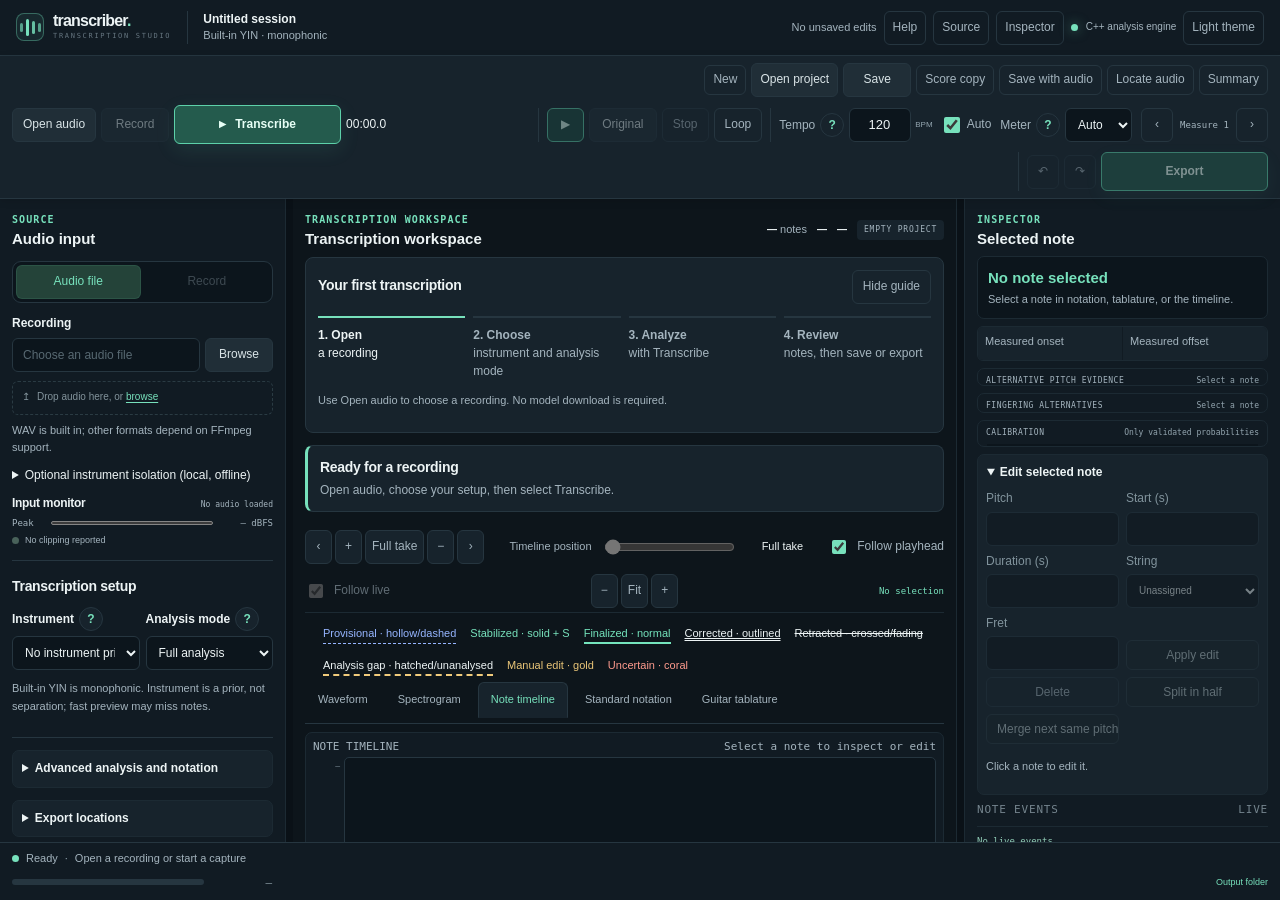
<file: ui/index.html>
<!doctype html>
<html lang="en">
<head>
  <meta charset="utf-8">
  <meta name="viewport" content="width=device-width, initial-scale=1">
  <meta name="color-scheme" content="dark light">
  <title>Transcriber Studio</title>
  <link rel="stylesheet" href="styles.css">
</head>
<body>
  <a class="skip-link" href="#staff-view">Skip to score editor</a>
  <div class="app-shell">
    <header class="topbar">
      <a class="brand" href="#" aria-label="Transcriber Studio home">
        <span class="brand-mark" aria-hidden="true"><span></span><span></span><span></span><span></span></span>
        <span>
          <span class="brand-name">transcriber<span class="brand-dot">.</span></span>
          <span class="brand-caption">TRANSCRIPTION STUDIO</span>
        </span>
      </a>
      <div class="project-context">
        <span id="project-title" class="project-title">Untitled session</span>
        <span id="model-status" class="model-status">Connecting to analysis engine…</span>
      </div>
      <nav class="workspace-actions" aria-label="Workspace options">
        <output id="save-state" class="save-state" aria-live="polite">No unsaved edits</output>
        <button id="help-button" class="icon-button" type="button"
                aria-haspopup="dialog" aria-keyshortcuts="F1" title="Help and keyboard shortcuts (F1)">Help</button>
        <button id="toggle-source" class="icon-button" type="button"
                aria-label="Collapse source panel" aria-expanded="true" title="Collapse source panel">Source</button>
        <button id="toggle-inspector" class="icon-button" type="button"
                aria-label="Collapse inspector panel" aria-expanded="true" title="Collapse inspector">Inspector</button>
        <span class="engine-indicator"><i aria-hidden="true"></i><span id="engine-label">C++ analysis engine</span></span>
        <button id="theme-toggle" class="icon-button" type="button"
                aria-label="Switch color theme" title="Switch color theme">Light theme</button>
      </nav>
    </header>

    <section class="transport" role="toolbar" aria-label="Transcription and playback controls">
      <div class="transport-cluster transport-project" aria-label="Project controls">
        <button id="new-project" class="button button-quiet" type="button"
                title="Create a new local project">New</button>
        <button id="open-project" class="button button-secondary" type="button"
                title="Open a saved Transcriber project">Open project</button>
        <button id="save-project" class="button button-secondary" type="button"
                title="Save the accepted score and project settings">Save</button>
        <button id="save-score-copy" class="button button-quiet" type="button"
                title="Export a score-only project without an audio reference">Score copy</button>
        <button id="save-portable-project" class="button button-quiet" type="button"
                title="Explicitly copy the recording beside a new project; move both files together">Save with audio</button>
        <button id="relink-project-audio" class="button button-quiet" type="button"
                title="Locate a missing original recording without replacing or analyzing the score">Locate audio</button>
        <button id="project-summary-button" class="button button-quiet" type="button"
                title="View project recording, model, score revision, and export status">Summary</button>
      </div>
      <div class="transport-cluster transport-source">
        <button id="open-audio" class="button button-secondary browse-button" type="button"
                data-field="input" title="Open an audio file (O)" aria-keyshortcuts="O">Open audio</button>
        <button id="record-button" class="button button-secondary" type="button" disabled
                title="Record from the selected ASIO input">Record</button>
        <button id="transcribe-button" class="button button-primary" type="button"
                title="Analyze the selected audio file">
          <span class="play-icon" aria-hidden="true">▶</span><span>Transcribe</span>
        </button>
        <button id="cancel-button" class="button button-stop hidden" type="button">Stop capture</button>
        <button id="pause-analysis" class="button button-secondary hidden" type="button"
                aria-pressed="false" title="Pause live analysis; recording continues">Pause analysis</button>
        <output id="recording-timer" aria-label="Recording elapsed time">00:00.0</output>
      </div>

      <div class="transport-cluster transport-playback" aria-label="Playback">
        <button id="play-midi" class="button button-transport" type="button" disabled
                title="Play or pause the score (Space)" aria-keyshortcuts="Space">▶</button>
        <button id="play-original" class="button button-secondary" type="button" disabled
                title="Play the original WAV recording">Original</button>
        <button id="stop-playback" class="button button-quiet" type="button" disabled
                title="Stop playback">Stop</button>
        <button id="loop-toggle" class="button button-quiet" type="button" aria-pressed="false"
                title="Loop score playback">Loop</button>
      </div>

      <div class="transport-cluster transport-context">
        <div class="transport-input">
          <label for="tempo-control">Tempo</label>
          <span class="input-with-unit">
            <input id="tempo-control" type="number" min="40" max="240" value="120" disabled aria-label="Score tempo in beats per minute">
            <small>BPM</small>
          </span>
          <label class="check-row tempo-auto" for="tempo-auto" title="Infer tempo from the audio">
            <input id="tempo-auto" type="checkbox" checked aria-label="Infer tempo automatically">
            <span class="check-custom" aria-hidden="true"></span><span>Auto</span>
          </label>
        </div>
        <div class="transport-input">
          <label for="meter-control">Meter</label>
          <select id="meter-control" aria-label="Score time signature">
            <option value="auto">Auto</option><option value="2/4">2/4</option>
            <option value="3/4">3/4</option><option value="4/4">4/4</option>
            <option value="5/4">5/4</option><option value="2/8">2/8</option>
            <option value="3/8">3/8</option><option value="5/8">5/8</option>
            <option value="6/8">6/8</option><option value="7/8">7/8</option>
            <option value="9/8">9/8</option><option value="12/8">12/8</option>
          </select>
        </div>
        <div class="measure-navigation" aria-label="Measure navigation">
          <button id="measure-prev" class="button button-quiet" type="button"
                  aria-label="Previous measure" title="Select the previous measure">‹</button>
          <output id="measure-display" aria-live="polite">Measure —</output>
          <button id="measure-next" class="button button-quiet" type="button"
                  aria-label="Next measure" title="Select the next measure">›</button>
        </div>
      </div>

      <div class="transport-cluster transport-edit">
        <button id="undo-button" class="button button-quiet" type="button" disabled
                title="Undo (Ctrl+Z)" aria-label="Undo" aria-keyshortcuts="Control+Z">↶</button>
        <button id="redo-button" class="button button-quiet" type="button" disabled
                title="Redo (Ctrl+Shift+Z)" aria-label="Redo" aria-keyshortcuts="Control+Shift+Z">↷</button>
        <button id="export-edits" class="button button-primary" type="button" disabled
                title="Apply edits to the canonical score and export">Export</button>
      </div>
    </section>

    <main id="workspace" class="workspace">
      <aside id="source-panel" class="panel source-panel" aria-label="Audio source and setup">
        <div class="panel-heading">
          <div><span class="section-kicker">SOURCE</span><h1>Audio input</h1></div>
          <button id="source-collapse" class="panel-collapse" type="button"
                  aria-label="Collapse source panel" title="Collapse source panel">‹</button>
        </div>

        <div class="segmented" role="group" aria-label="Audio source mode">
          <button type="button" class="segment selected" data-mode="file">Audio file</button>
          <button type="button" class="segment" data-mode="asio" id="asio-mode" disabled>Record</button>
        </div>

        <div id="file-source" class="source-fields">
          <label class="field-label" for="input-path">Recording</label>
          <div class="path-row">
            <input id="input-path" autocomplete="off" spellcheck="false"
                   placeholder="Choose an audio file" aria-describedby="file-help">
            <button class="button button-secondary browse-button" type="button"
                    data-field="input" aria-label="Browse for an audio file">Browse</button>
          </div>
          <div id="drop-zone" class="drop-zone" tabindex="0"
               aria-label="Drop an audio file here">
            <span aria-hidden="true">↥</span>
            <span>Drop audio here, or <button type="button" class="text-button" id="drop-browse">browse</button></span>
          </div>
          <p id="file-help" class="field-hint">WAV is built in; other formats depend on FFmpeg support.</p>
          <details id="isolation-settings">
            <summary>Optional instrument isolation (local, offline)</summary>
            <label class="check-row" for="isolation-enabled">
              <input id="isolation-enabled" type="checkbox">Use a separately prepared target stem
            </label>
            <label class="field-label" for="isolated-path">Aligned isolated WAV</label>
            <div class="path-row">
              <input id="isolated-path" autocomplete="off" spellcheck="false"
                     aria-describedby="isolation-help" placeholder="No model downloads; choose a local stem">
              <button class="button button-secondary browse-button" type="button"
                      data-field="isolated" aria-label="Browse for isolated audio">Browse</button>
            </div>
            <label class="field-label" for="isolation-preview-start">Audition position (seconds)</label>
            <input id="isolation-preview-start" type="number" min="0" step="1" value="0">
            <div class="path-row">
              <button id="preview-mixture" class="button button-secondary" type="button">Listen to mixture</button>
              <button id="preview-isolated" class="button button-secondary" type="button">Listen to isolated audio</button>
              <button id="stop-isolation-preview" class="button button-quiet" type="button">Stop audition</button>
            </div>
            <label class="check-row" for="isolation-reviewed">
              <input id="isolation-reviewed" type="checkbox">I reviewed the target and its zero-offset alignment
            </label>
            <label class="check-row" for="preprocessing-fallback">
              <input id="preprocessing-fallback" type="checkbox">Use mixture with a warning if the stem is unavailable
            </label>
            <p id="isolation-help" class="field-hint">Choose Guitar, Bass, Piano or Voice below.
              Stems must keep the original WAV sample rate, frame count and sample-zero origin.
              Listen at several positions: source identity may change and artifacts can reduce note accuracy.
              Disable this option to retain the lightweight original-audio path.
              The timeline shows analyzed audio; original playback remains the mixture. No weights are bundled.</p>
          </details>
        </div>

        <div id="asio-source" class="source-fields hidden">
          <label class="field-label" for="asio-device">Input device</label>
          <select id="asio-device" aria-label="ASIO input device" disabled>
            <option value="">Detecting ASIO devices…</option>
          </select>
          <div class="guitar-options capture-format">
            <div><label class="field-label" for="asio-sample-rate">Sample rate</label>
              <select id="asio-sample-rate" aria-label="Capture sample rate" disabled></select></div>
            <div><label class="field-label" for="asio-channels">Channels</label>
              <select id="asio-channels" aria-label="Capture channel count" disabled></select></div>
          </div>
          <p id="input-device-label" class="field-hint" role="status">
            Device formats will be listed when ASIO is available.
          </p>
          <label class="field-label" for="capture-seconds">Capture duration</label>
          <div class="duration-row">
            <input id="capture-seconds" type="number" min="0.1" max="300" step="0.5" value="10">
            <span>seconds</span>
          </div>
          <label class="field-label" for="latency-ms">Analysis latency target</label>
          <div class="duration-row">
            <input id="latency-ms" type="number" min="20" max="50" step="5" value="40">
            <span>ms</span>
          </div>
          <p class="field-hint">Select Record to capture and transcribe. Stop early to finalize.</p>
        </div>

        <section class="source-monitor" aria-label="Input monitoring">
          <div class="section-heading"><h2>Input monitor</h2><span id="audio-time">No audio loaded</span></div>
          <div class="level-row">
            <label for="input-level-meter">Peak</label>
            <meter id="input-level-meter" min="0" max="1" low="0.6" high="0.9" optimum="0.35" value="0">0</meter>
            <output id="input-peak">— dBFS</output>
          </div>
          <div class="clip-state"><span class="clip-indicator" aria-hidden="true"></span>
            <span id="clipping-warning" role="status">No clipping reported</span></div>
        </section>

        <section class="quick-setup" aria-labelledby="quick-setup-heading">
          <h2 id="quick-setup-heading">Transcription setup</h2>
          <div class="guitar-options analysis-options">
            <div><label class="field-label" for="instrument-prior">Instrument</label>
              <select id="instrument-prior">
                <option value="auto">No instrument prior</option><option value="guitar">Guitar</option>
                <option value="bass">Bass</option><option value="piano">Piano</option><option value="voice">Voice</option>
              </select>
            </div>
            <div><label class="field-label" for="quality-mode">Analysis mode</label>
              <select id="quality-mode"><option value="quality">Full analysis</option><option value="fast">Fast preview</option></select>
            </div>
          </div>
          <p id="analysis-explanation" class="field-hint">Instrument settings are priors, not source separation.</p>
        </section>

        <details class="setup-details">
          <summary>Advanced analysis and notation</summary>
          <div class="setup-fields">
            <label class="field-label" for="model-path">ONNX model <span class="optional">OPTIONAL</span></label>
            <div class="path-row">
              <input id="model-path" autocomplete="off" spellcheck="false"
                     placeholder="Built-in monophonic YIN tracker">
              <button class="button button-secondary browse-button" type="button"
                      data-field="model" disabled>Browse</button>
            </div>
            <label class="field-label" for="live-backend">Live inference</label>
            <select id="live-backend" aria-label="Live inference backend">
              <option value="yin">YIN · responsive, monophonic</option>
              <option value="spectral">Spectral · polyphonic, windowed</option>
              <option value="onnx">ONNX model · windowed inference</option>
            </select>
            <label class="field-label" for="live-hop-ms">Windowed-backend hop interval</label>
            <div class="duration-row">
              <input id="live-hop-ms" type="number" min="10" max="1800" step="10" value="250"
                     aria-describedby="live-hop-help">
              <span>ms</span>
            </div>
            <p id="live-hop-help" class="field-hint">
              Applies to Spectral and ONNX live capture. The selected interval must fit the model window.
            </p>
            <label class="check-row" for="polyphonic">
              <input id="polyphonic" type="checkbox" disabled>
              <span class="check-custom" aria-hidden="true"></span>
              <span>Polyphonic model inference</span>
            </label>
            <label class="check-row review-mode-control" for="review-mode">
              <input id="review-mode" type="checkbox">
              <span class="check-custom" aria-hidden="true"></span>
              <span>Evidence review <span class="optional">OFFLINE</span></span>
            </label>
            <label class="check-row" for="bounded-inference">
              <input id="bounded-inference" type="checkbox">
              Bounded neural windows (WAV + Basic Pitch only; may change boundary notes)
            </label>
            <p class="field-hint">
              Retain bounded raw detector evidence, inspect heuristic flags, and audition note regions.
              Detector scores are not probabilities; no calibration dataset is configured.
            </p>
            <div class="guitar-options analysis-options">
              <div><label class="field-label" for="key-control">Key signature</label>
                <select id="key-control">
                  <option value="auto">Auto</option>
                  <option value="-7">C♭</option><option value="-6">G♭</option><option value="-5">D♭</option>
                  <option value="-4">A♭</option><option value="-3">E♭</option><option value="-2">B♭</option>
                  <option value="-1">F</option><option value="0">C</option><option value="1">G</option>
                  <option value="2">D</option><option value="3">A</option><option value="4">E</option>
                  <option value="5">B</option><option value="6">F♯</option><option value="7">C♯</option>
                </select>
              </div>
              <div><label class="field-label" for="minor-control">Mode</label>
                <label class="check-row minor-control"><input id="minor-control" type="checkbox"> Minor</label>
              </div>
            </div>
            <div class="guitar-options analysis-options">
              <div><label class="field-label" for="pickup-control">Pickup (quarters)</label>
                <input id="pickup-control" type="number" min="0" max="16" step="0.25" value="0">
              </div>
              <div><label class="field-label" for="written-transposition-control">Written transposition</label>
                <input id="written-transposition-control" type="number" min="-48" max="48" step="1" value="0">
              </div>
            </div>
            <div class="guitar-options">
              <div><label class="field-label" for="guitar-tuning">Guitar tuning</label>
                <select id="guitar-tuning">
                  <option value="standard">Standard E</option><option value="drop-d">Drop D</option>
                  <option value="dadgad">DADGAD</option><option value="open-d">Open D</option>
                  <option value="open-g">Open G</option><option value="custom">Project tuning</option>
                </select>
              </div>
              <div><label class="field-label" for="capo-fret">Capo</label>
                <input id="capo-fret" type="number" min="0" max="24" value="0">
              </div>
              <div><label class="field-label" for="tab-alternatives">Alt. fingerings</label>
                <input id="tab-alternatives" type="number" min="0" max="5" value="0">
              </div>
            </div>
            <label class="check-row" for="preserve-timing">
              <input id="preserve-timing" type="checkbox">
              <span class="check-custom" aria-hidden="true"></span>
              <span>Annotate expressive onset residuals in MusicXML</span>
            </label>
            <label class="field-label" for="quantization-mode">Rhythm interpretation</label>
            <select id="quantization-mode">
              <option value="legacy">Legacy quantization</option>
              <option value="evidence">Evidence-aware quantization</option>
              <option value="expressive">Preserve measured timing</option>
            </select>
            <label class="field-label" for="quantization-strength">Quantization strength (0-1)</label>
            <input id="quantization-strength" type="number" min="0" max="1" step="0.05" value="1">
            <label class="field-label" for="rhythm-evidence">Minimum rhythm evidence (heuristic, 0-1)</label>
            <input id="rhythm-evidence" type="number" min="0" max="1" step="0.05" value="0.65">
          </div>
        </details>

        <details class="setup-details output-settings">
          <summary>Export locations</summary>
          <div class="output-list">
            <div class="output-item">
              <span class="output-symbol musicxml-symbol" aria-hidden="true">♪</span>
              <div class="output-main"><label class="field-label" for="musicxml-path">Sheet music · MusicXML</label>
                <div class="path-row"><input id="musicxml-path" autocomplete="off" spellcheck="false" value="transcription.musicxml">
                  <button class="button button-quiet browse-button" type="button" data-field="musicxml">Choose</button></div>
              </div>
            </div>
            <div class="output-item">
              <span class="output-symbol tab-symbol" aria-hidden="true">TAB</span>
              <div class="output-main"><label class="field-label" for="tab-path">Guitar tablature · Text</label>
                <div class="path-row"><input id="tab-path" autocomplete="off" spellcheck="false" value="transcription.txt">
                  <button class="button button-quiet browse-button" type="button" data-field="tab">Choose</button></div>
              </div>
            </div>
            <div class="output-item">
              <span class="output-symbol midi-symbol" aria-hidden="true">M</span>
              <div class="output-main"><label class="field-label" for="midi-path">MIDI <span class="optional">OPTIONAL</span></label>
                <div class="path-row"><input id="midi-path" autocomplete="off" spellcheck="false" placeholder="Optional MIDI output">
                  <button class="button button-quiet browse-button" type="button" data-field="midi">Choose</button></div>
              </div>
            </div>
            <div class="output-item">
              <span class="output-symbol" aria-hidden="true">{ }</span>
              <div class="output-main"><label class="field-label" for="json-path">Accepted score · JSON</label>
                <div class="path-row"><input id="json-path" autocomplete="off" spellcheck="false" value="transcription.score.json">
                  <button class="button button-quiet browse-button" type="button" data-field="json">Choose</button></div>
              </div>
            </div>
          </div>
        </details>
        <button id="open-folder-button" class="button button-quiet open-folder" type="button"
                title="Open the output folder">Open output folder</button>
      </aside>

      <div id="source-resizer" class="panel-resizer" role="separator" tabindex="0"
           aria-label="Resize audio source panel" aria-orientation="vertical"
           aria-controls="source-panel" title="Drag or use arrow keys to resize"></div>

      <section class="panel score-panel" aria-label="Score workspace">
        <div class="score-heading">
          <div><span class="section-kicker">TRANSCRIPTION WORKSPACE</span><h1>Transcription workspace</h1></div>
          <div class="score-heading-actions">
            <div class="stats-inline" aria-label="Score summary">
              <span><b id="note-count">—</b> notes</span>
              <span><b id="tempo-value">—</b></span>
              <span><b id="key-value">—</b></span>
            </div>
            <span id="preview-badge" class="preview-badge" aria-live="polite">EMPTY PROJECT</span>
          </div>
        </div>

        <section id="journey-guide" class="journey-guide" aria-labelledby="journey-heading">
          <div class="section-heading"><h2 id="journey-heading">Your first transcription</h2>
            <button id="hide-guide" class="button button-quiet" type="button" title="Show this guide again from Help">Hide guide</button></div>
          <ol class="journey-steps" aria-label="Transcription steps">
            <li id="journey-open"><b>1. Open</b> a recording</li>
            <li id="journey-setup"><b>2. Choose</b> instrument and analysis mode</li>
            <li id="journey-analyze"><b>3. Analyze</b> with Transcribe</li>
            <li id="journey-review"><b>4. Review</b> notes, then save or export</li>
          </ol>
          <p id="journey-next" class="field-hint">Use Open audio to choose a recording. No model download is required.</p>
        </section>
        <section id="activity-panel" class="activity-panel" data-state="empty" aria-labelledby="activity-heading">
          <h2 id="activity-heading">Ready for a recording</h2>
          <p id="activity-detail">Open audio, choose your setup, then select Transcribe.</p>
        </section>

        <div class="score-controls">
          <div class="score-zoom" role="group" aria-label="Shared timeline viewport">
            <button id="timeline-prev" type="button" aria-label="Earlier timeline">‹</button>
            <button id="timeline-zoom-in" type="button" aria-label="Zoom timeline in">+</button>
            <button id="timeline-fit" type="button">Full take</button>
            <button id="timeline-zoom-out" type="button" aria-label="Zoom timeline out">−</button>
            <button id="timeline-next" type="button" aria-label="Later timeline">›</button>
          </div>
          <label class="timeline-scroll-label" for="timeline-scroll">Timeline position
            <input id="timeline-scroll" type="range" min="0" max="0" step="0.01" value="0"
                   aria-label="Horizontal timeline position in seconds" disabled>
          </label>
          <output id="timeline-window" aria-live="polite">Full take</output>
          <label class="check-row follow-control" for="follow-playhead">
            <input id="follow-playhead" type="checkbox" checked>
            <span class="check-custom" aria-hidden="true"></span><span>Follow playhead</span>
          </label>
          <label class="check-row follow-control" for="follow-live">
            <input id="follow-live" type="checkbox" checked disabled>
            <span class="check-custom" aria-hidden="true"></span><span>Follow live</span>
          </label>
          <button id="jump-live" class="button button-quiet" type="button"
                  aria-label="Jump to the latest live evidence" title="Jump to the latest live evidence"
                  disabled hidden>Jump to live</button>
          <div id="score-zoom-controls" class="score-zoom" role="group" aria-label="Notation zoom controls" hidden>
            <button id="engraving-zoom-out" type="button" aria-label="Zoom out" title="Zoom out">−</button>
            <button id="engraving-fit" type="button" title="Fit score to panel">Fit</button>
            <button id="engraving-zoom-in" type="button" aria-label="Zoom in" title="Zoom in">+</button>
          </div>
          <span id="selection-label" aria-live="polite">No selection</span>
        </div>
        <div id="note-legend" class="note-legend" aria-label="Note state legend">
          <span class="provisional">Provisional · hollow/dashed</span>
          <span class="stabilized">Stabilized · solid + S</span>
          <span class="finalized">Finalized · normal</span>
          <span class="corrected">Corrected · outlined</span>
          <span class="retracted">Retracted · crossed/fading</span>
          <span class="analysis-gap">Analysis gap · hatched/unanalysed</span>
          <span class="manual">Manual edit · gold</span>
          <span class="uncertain">Uncertain · coral</span>
        </div>

        <div class="display-tabs" role="tablist" aria-label="Transcription views">
          <button id="view-tab-waveform" class="display-tab" type="button" role="tab"
                  aria-controls="view-waveform" aria-selected="false" tabindex="-1"
                  data-display-tab="waveform">Waveform</button>
          <button id="view-tab-spectrogram" class="display-tab" type="button" role="tab"
                  aria-controls="view-spectrogram" aria-selected="false" tabindex="-1"
                  data-display-tab="spectrogram">Spectrogram</button>
          <button id="view-tab-note-timeline" class="display-tab" type="button" role="tab"
                  aria-controls="view-note-timeline" aria-selected="true" tabindex="0"
                  data-display-tab="note-timeline">Note timeline</button>
          <button id="view-tab-standard-notation" class="display-tab" type="button" role="tab"
                  aria-controls="view-standard-notation" aria-selected="false" tabindex="-1"
                  data-display-tab="standard-notation">Standard notation</button>
          <button id="view-tab-guitar-tablature" class="display-tab" type="button" role="tab"
                  aria-controls="view-guitar-tablature" aria-selected="false" tabindex="-1"
                  data-display-tab="guitar-tablature">Guitar tablature</button>
        </div>

        <section id="view-waveform" class="display-pane timeline-panel" role="tabpanel"
                 aria-labelledby="view-tab-waveform" tabindex="0" hidden>
          <div class="visual-panel">
            <div class="visual-label"><span>WAVEFORM</span><span>Peak envelope · normalized amplitude</span></div>
            <canvas id="waveform" aria-label="Audio waveform preview"></canvas>
          </div>
        </section>

        <section id="view-spectrogram" class="display-pane timeline-panel" role="tabpanel"
                 aria-labelledby="view-tab-spectrogram" tabindex="0" hidden>
          <div class="visual-panel">
            <div class="visual-label"><span>SPECTROGRAM</span><span>Log frequency · relative energy · sample seconds</span></div>
            <canvas id="spectrogram" aria-label="Audio spectrogram preview"></canvas>
          </div>
        </section>

        <section id="view-note-timeline" class="display-pane timeline-panel note-timeline-pane"
                 role="tabpanel" aria-labelledby="view-tab-note-timeline" tabindex="0">
          <div class="timeline-title"><span>NOTE TIMELINE</span><span id="roll-duration">Select a note to inspect or edit</span></div>
          <div class="piano-roll-wrap">
            <div class="roll-labels"><span id="pitch-high">—</span><span>Pitch</span><span id="pitch-low">—</span></div>
            <canvas id="piano-roll" tabindex="0" aria-label="Note timeline. Left and right select notes; up and down edit pitch."></canvas>
            <div class="roll-time"><span>0s</span><span id="roll-end">—</span></div>
            <div id="empty-roll" class="empty-roll">
              <strong>No score yet</strong>
              <span>Open audio or record to create a transcription.</span>
              <div><button id="empty-open" class="button button-secondary browse-button" type="button" data-field="input">Open audio</button>
                <button id="empty-record" class="button button-quiet" type="button">Record</button></div>
            </div>
          </div>
        </section>

        <section id="view-standard-notation" class="display-pane" role="tabpanel"
                 aria-labelledby="view-tab-standard-notation" tabindex="0" hidden>
          <section class="notation-panel standard-panel">
            <div class="notation-heading">
              <div><span class="section-kicker">STANDARD NOTATION</span>
                <span id="score-hint">Editable timing sketch · select a note to inspect</span></div>
              <div id="engraving-controls" class="engraving-controls">
                <label for="engraving-layout">Page</label>
                <select id="engraving-layout" aria-label="Engraved score page layout" disabled>
                  <option value="a4">A4</option>
                  <option value="letter">US Letter</option>
                  <option value="compact">Compact</option>
                </select>
                <span id="engraving-status">Timeline preview · enable optional Verovio for engraved pages</span>
                <span id="engraving-license" class="engraving-license">Verovio 6.3.0 · LGPL-3.0-or-later</span>
              </div>
            </div>
            <div id="engraving-host" class="engraving-host hidden"
                 aria-label="Engraved notation for the accepted score"></div>
            <canvas id="staff-view" tabindex="0" aria-label="Editable treble clef notation. Double click to insert; arrows edit pitch; Delete removes selection."></canvas>
          </section>
        </section>

        <section id="view-guitar-tablature" class="display-pane" role="tabpanel"
                 aria-labelledby="view-tab-guitar-tablature" tabindex="0" hidden>
          <section class="notation-panel tab-panel" aria-label="Synchronized guitar tablature">
            <div class="notation-heading"><div><span class="section-kicker">GUITAR TABLATURE</span>
              <span id="tab-hint">Tuning and capo follow export settings</span></div>
              <span id="tab-tuning-label">Standard E</span></div>
            <canvas id="tab-view" tabindex="0" aria-label="Editable guitar tablature. Left and right select notes; up and down edit pitch."></canvas>
          </section>
        </section>
      </section>

      <div id="inspector-resizer" class="panel-resizer" role="separator" tabindex="0"
           aria-label="Resize note inspector" aria-orientation="vertical"
           aria-controls="inspector-panel" title="Drag or use arrow keys to resize"></div>

      <aside id="inspector-panel" class="panel inspector-panel" aria-label="Note inspector">
        <div class="panel-heading">
          <div><span class="section-kicker">INSPECTOR</span><h1>Selected note</h1></div>
          <button id="inspector-collapse" class="panel-collapse" type="button"
                  aria-label="Collapse inspector panel" title="Collapse inspector">›</button>
        </div>
        <div class="selection-summary">
          <strong id="detected-pitch">No note selected</strong>
          <span id="detected-source">Select a note in notation, tablature, or the timeline.</span>
        </div>
        <dl class="evidence-grid">
          <div><dt>Measured onset</dt><dd id="detected-onset">—</dd></div>
          <div><dt>Measured offset</dt><dd id="detected-offset">—</dd></div>
          <div><dt>Score duration</dt><dd id="detected-duration">—</dd></div>
          <div><dt>Calibrated correctness</dt><dd id="detected-confidence">—</dd></div>
          <div><dt>Raw evidence</dt><dd id="detected-evidence">—</dd></div>
        </dl>

        <section id="review-card" class="inspector-card review-card hidden"
                 aria-label="Evidence review">
          <div class="inspector-heading"><span>REVIEW SUGGESTIONS</span>
            <span id="review-status">Enable evidence review</span></div>
          <p id="review-limitation" class="field-hint">
            No held-out labelled calibration set or distribution-shift detector is configured.
          </p>
          <div id="review-queue" class="review-queue" aria-label="Review priority queue">
            Review items will be ranked after evidence review is available.
          </div>
          <button id="audition-event" class="button button-small button-secondary"
                  type="button" disabled>Audition note region</button>
          <div id="review-items" class="review-items" aria-live="polite">
            Evidence review is disabled.
          </div>
        </section>

        <section class="inspector-card">
          <div class="inspector-heading"><span>ALTERNATIVE PITCH EVIDENCE</span>
            <span id="alternative-note">Select a note</span></div>
          <div id="alternatives-list" class="alternatives-list">
            No alternate pitch hypotheses were supplied by the active backend.
          </div>
        </section>
        <section class="inspector-card">
          <div class="inspector-heading"><span>FINGERING ALTERNATIVES</span>
            <span id="fingering-note">Select a note</span></div>
          <div id="fingering-alternatives" class="alternatives-list">
            Ranked positions are generated from the selected tuning and score sequence.
          </div>
        </section>
        <section class="inspector-card">
          <div class="inspector-heading"><span>CALIBRATION</span><span>Only validated probabilities</span></div>
          <canvas id="confidence-heatmap" aria-label="Calibrated correctness estimates, when available"></canvas>
          <p class="field-hint">Grey events have no calibrated correctness estimate.</p>
        </section>

        <details class="edit-details" open>
          <summary>Edit selected note</summary>
          <div class="note-edit-fields">
            <label>Pitch <input id="edit-pitch" type="number" min="0" max="127" disabled></label>
            <label>Start (s) <input id="edit-start" type="number" min="0" step="0.01" disabled></label>
            <label>Duration (s) <input id="edit-duration" type="number" min="0.05" step="0.01" disabled></label>
            <label>String <select id="edit-string" disabled></select></label>
            <label>Fret <input id="edit-fret" type="number" min="0" max="36" disabled></label>
            <button id="apply-note-edit" class="button button-small" type="button" disabled>Apply edit</button>
            <button id="delete-note" class="button button-small button-quiet" type="button" disabled>Delete</button>
            <button id="split-note" class="button button-small" type="button" disabled
                    title="Split at midpoint; preserves the original measured evidence">Split in half</button>
            <button id="merge-note" class="button button-small" type="button" disabled
                    title="Merge the next same-pitch note; extends duration across the gap">Merge next same pitch</button>
          </div>
          <span id="edit-instructions" class="field-hint">Click a note to edit it.</span>
        </details>

        <section class="event-log">
          <div class="notes-heading"><span>NOTE EVENTS</span><span>LIVE</span></div>
          <div id="live-events" class="live-events" aria-label="Recent live note events">No live events.</div>
          <details class="setup-details">
            <summary>Live latency and queue diagnostics</summary>
            <p id="live-diagnostics" class="context-help">Diagnostics appear during capture.</p>
          </details>
          <div id="note-list" class="note-list"><div class="empty-notes">No note events yet.</div></div>
        </section>
        <div id="result-message" class="result-message hidden" role="status"></div>
        <div id="proposal-details" class="result-message hidden" role="status">
          <span id="proposal-summary"></span>
          <button id="accept-proposal" class="button button-primary" type="button" hidden>
            Replace score with proposal &amp; export
          </button>
        </div>
        <section id="refinement-panel" class="inspector-card refinement-panel hidden"
                 aria-label="Offline refinement review">
          <div class="inspector-heading"><span>OFFLINE REFINEMENT</span>
            <span id="refinement-state" role="status">No proposal</span></div>
          <p id="refinement-summary" class="field-hint">
            Re-analyze a completed live recording with more context. Review changes before applying.
          </p>
          <button id="refine-live" class="button button-secondary" type="button" disabled>
            Refine recording
          </button>
          <div id="refinement-changes" class="refinement-changes" role="group"
               aria-label="Proposed score changes"></div>
          <div class="refinement-actions">
            <button id="apply-refinement" class="button button-small" type="button" disabled>
              Apply selected changes
            </button>
            <button id="discard-refinement" class="button button-small button-quiet"
                    type="button" disabled>Discard proposal</button>
            <button id="undo-refinement" class="button button-small button-quiet"
                    type="button" hidden>Undo refinement</button>
          </div>
        </section>
      </aside>
    </main>

    <footer class="statusbar" aria-label="Application status">
      <div class="status-primary"><span id="status-light" class="status-light" aria-hidden="true"></span>
        <span id="status-capture">Ready</span><span class="status-divider">·</span>
        <span id="status-text" role="status" aria-live="polite">Open a recording or start a capture</span>
      </div>
      <div id="live-health-strip" class="live-health-strip"
           aria-label="Live pipeline stage timings; not physical end-to-end latency" hidden>
        <span class="health-metric"><b>Driver latency</b><output id="health-driver">unknown</output></span>
        <span class="health-metric"><b>Callback period</b><output id="health-callback">unmeasured</output></span>
        <span class="health-metric"><b>Analysis-window delay</b><output id="health-window">unmeasured</output></span>
        <span class="health-metric"><b>Input wait</b><output id="health-input-wait">unmeasured</output></span>
        <span class="health-metric"><b>Analysis wait</b><output id="health-analysis-wait">unmeasured</output></span>
        <span class="health-metric"><b>Analysis execution</b><output id="health-analysis-execution">unmeasured</output></span>
        <span class="health-metric"><b>Confirmation latency</b><output id="health-confirmation">unmeasured</output></span>
        <span class="health-metric"><b>Event wait</b><output id="health-event-wait">unmeasured</output></span>
        <span class="health-metric"><b>Native UI dispatch</b><output id="health-ui-dispatch">unmeasured</output></span>
        <span class="health-metric"><b>Provisional target</b><output id="health-provisional-target">unmeasured</output></span>
        <span class="health-metric"><b>Stabilized target</b><output id="health-stabilized-target">unmeasured</output></span>
        <span id="health-overload" class="health-indicator" data-state="none">OVERLOAD: none observed</span>
        <span id="health-input-gap" class="health-indicator" data-state="none">INPUT GAP: none observed</span>
      </div>
      <div class="status-progress" aria-label="Current phase progress">
        <div id="phase-progress" class="progress-track" role="progressbar" aria-label="Current processing phase"
             aria-valuemin="0" aria-valuemax="100"><div id="progress-bar"></div></div>
        <span id="progress-value">—</span>
      </div>
      <button id="status-output-folder" class="status-link" type="button" title="Open the output folder">Output folder</button>
    </footer>
  </div>
  <dialog id="project-summary-dialog" class="project-dialog" aria-labelledby="project-summary-heading">
    <div class="project-dialog-heading">
      <h2 id="project-summary-heading">Project summary</h2>
      <button id="close-project-summary" class="button button-quiet" type="button"
              aria-label="Close project summary">Close</button>
    </div>
    <pre id="project-summary-details">No project is open.</pre>
    <label for="project-annotation">Project notes (saved with the project)</label>
    <textarea id="project-annotation" rows="5" maxlength="4096"
              aria-label="Project annotations" placeholder="Editing decisions, performance notes, or recording provenance"></textarea>
  </dialog>
  <dialog id="help-dialog" class="project-dialog" aria-labelledby="help-heading">
    <div class="project-dialog-heading"><h2 id="help-heading">Workstation guide</h2>
      <button id="close-help" class="button button-secondary" type="button" autofocus>Close</button></div>
    <p>Open audio, choose an instrument prior and analysis mode, then Transcribe.
      Review the score before exporting. Full analysis is not a guarantee of accuracy.
      Advanced settings explain model, rhythm and guitar choices.</p>
    <dl class="shortcut-list">
      <div><dt>O</dt><dd>Open audio</dd></div>
      <div><dt>Space</dt><dd>Play / pause synthesized score</dd></div>
      <div><dt>Left / Right</dt><dd>Select previous / next note (no selection: move by measure)</dd></div>
      <div><dt>Up / Down</dt><dd>Change selected pitch by one semitone</dd></div>
      <div><dt>Delete</dt><dd>Delete selected note</dd></div>
      <div><dt>Ctrl+Z / Ctrl+Shift+Z</dt><dd>Undo / redo (Ctrl+Y also redoes)</dd></div>
      <div><dt>Ctrl+S</dt><dd>Save project</dd></div>
      <div><dt>+ / − / 0</dt><dd>Timeline zoom in / out / full take</dd></div>
      <div><dt>Page Up / Page Down</dt><dd>Scroll earlier / later in the timeline</dd></div>
      <div><dt>Escape / F1</dt><dd>Close dialog / open help</dd></div>
    </dl>
    <p>Shortcuts do not override text fields, focused controls or dialogs. Tab moves
      between controls; focused sliders use arrow keys. Double-click the staff to
      insert. Drag notes to adjust pitch/onset; use the inspector for exact values.</p>
    <p>Stop capture finalizes recording. Pause analysis keeps recording audio.
      Cancel analysis waits for the current cooperative processing boundary.
      Progress is reported for the current phase, not an estimated completion time.</p>
    <button id="show-guide" class="button button-secondary" type="button">Show first-run guide</button>
  </dialog>
  <script src="timeline.js"></script>
  <script src="display-tabs.js"></script>
  <script src="workspace.js"></script>
  <script src="app.js"></script>
  <script src="editor.js"></script>
  <script src="notation.js"></script>
</body>
</html>
</file>
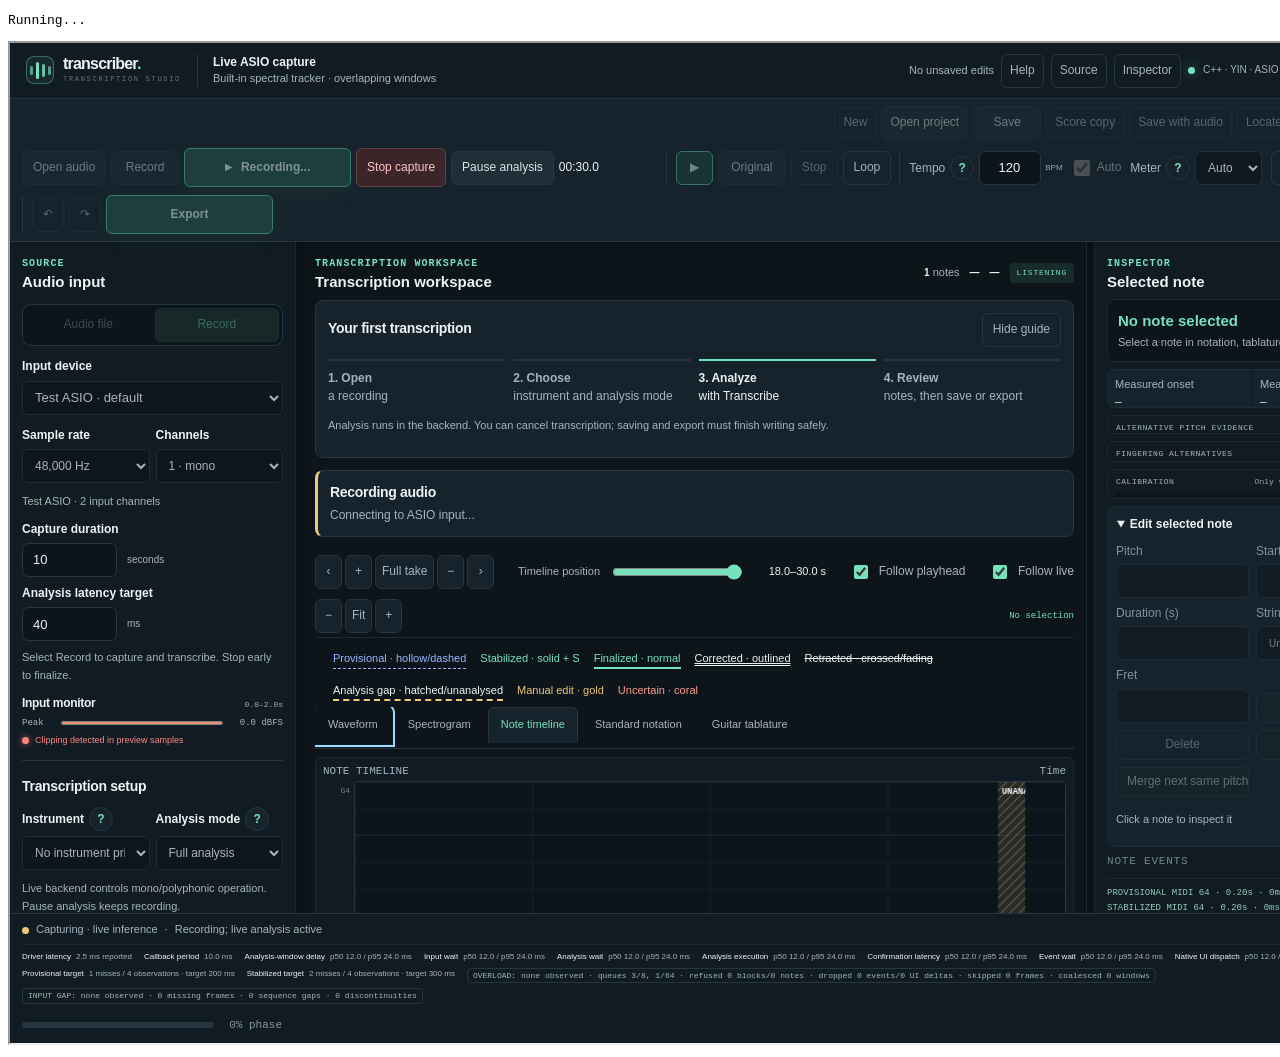
<file: tests/ui_workflow.html>
<!doctype html>
<html lang="en">
<meta charset="utf-8">
<title>Transcriber editing and playback regression tests</title>
<body>
<pre id="result">Running...</pre>
<iframe id="studio" title="Transcriber test workspace" style="width:1400px;height:1000px"></iframe>
<script>
(async () => {
  const result = document.getElementById("result");
  const liveReplay = new URLSearchParams(location.search).has("live-replay");
  try {
    const response = await fetch("../ui/index.html");
    if (!response.ok) throw new Error(`UI fetch failed: ${response.status}`);
    const base = new URL("../ui/", location.href).href;
    const bootstrap = `<base href="${base}"><script>
      window.__messages = [];
      window.__errors = [];
      window.requestAnimationFrame = callback => setTimeout(() => callback(performance.now()), 16);
      window.cancelAnimationFrame = clearTimeout;
      window.addEventListener("error", event => window.__errors.push(event.message));
      window.addEventListener("unhandledrejection", event => window.__errors.push(String(event.reason)));
      window.chrome = {webview: {
        postMessage(message) { window.__messages.push(message); },
        addEventListener(type, callback) { window.__host = callback; }
      }};
    <\/script>`;
    const frame = document.getElementById("studio");
    const html = await response.text();
    await new Promise(resolve => {
      frame.onload = resolve;
      frame.srcdoc = html.replace("<head>", "<head>" + bootstrap);
    });
    const script = document.createElement("script");
    script.src = liveReplay ? "live_ui_replay.js" : "ui_workflow.js";
    await new Promise((resolve, reject) => { script.onload = resolve; script.onerror = reject; document.head.append(script); });
    if (liveReplay) {
      window.runLiveReplay = async replay => {
        try {
          const checks = await runTranscriberCallbackReplayTests(frame.contentWindow, replay);
          result.textContent = JSON.stringify({passed: true, checks}, null, 2);
          document.body.dataset.result = "passed";
          return checks;
        } catch (error) {
          result.textContent = String(error.stack || error);
          document.body.dataset.result = "failed";
          throw error;
        }
      };
      result.textContent = "Ready for callback replay";
      document.body.dataset.result = "ready";
      return;
    }
    const checks = await runTranscriberWorkflowTests(frame.contentWindow);
    result.textContent = JSON.stringify({passed: true, checks}, null, 2);
    document.body.dataset.result = "passed";
  } catch (error) {
    result.textContent = String(error.stack || error);
    document.body.dataset.result = "failed";
  }
})();
</script>
</file>
<file: ui/styles.css>
:root {
  color-scheme: dark;
  --bg: #0b1015;
  --panel: #111920;
  --panel-raised: #151f27;
  --field: #0c1319;
  --border: #22303a;
  --border-soft: #1a2730;
  --text: #ecf2f4;
  --muted: #81919b;
  --subtle: #55656f;
  --mint: #74e4bd;
  --mint-dark: #1b4c42;
  --violet: #a994ff;
  --amber: #e9c578;
  --red: #ff8888;
  font-family: "DM Sans", "Segoe UI", sans-serif;
}

* { box-sizing: border-box; }
html, body { margin: 0; min-width: 760px; min-height: 100%; background: var(--bg); color: var(--text); }
body { background-image: radial-gradient(ellipse at 32% -20%, rgba(50, 111, 105, .13), transparent 54%); }
button, input { font: inherit; }
select { font: inherit; }
button { color: inherit; }
.app-shell { max-width: 1720px; margin: 0 auto; padding: 0 34px 28px; }
.topbar { height: 80px; display: flex; justify-content: space-between; align-items: center; border-bottom: 1px solid rgba(125, 151, 162, .14); }
.brand { display: flex; align-items: center; gap: 13px; }
.brand-mark { width: 35px; height: 35px; border: 1px solid rgba(116, 228, 189, .35); background: rgba(116, 228, 189, .07); border-radius: 11px; display: flex; gap: 3px; align-items: center; justify-content: center; }
.brand-mark span { width: 3px; background: var(--mint); border-radius: 3px; }
.brand-mark span:nth-child(1), .brand-mark span:nth-child(4) { height: 9px; opacity: .65; }
.brand-mark span:nth-child(2) { height: 17px; }
.brand-mark span:nth-child(3) { height: 13px; opacity: .82; }
.brand-name { font-family: Manrope, sans-serif; font-weight: 800; font-size: 19px; letter-spacing: -.8px; line-height: 1; }
.brand-dot { color: var(--mint); }
.brand-caption, .eyebrow, .section-kicker, .stat-label, .file-type, .notes-heading, .preview-badge, .version { font-family: "DM Mono", Consolas, monospace; }
.brand-caption { margin-top: 6px; color: #667680; font-size: 8px; letter-spacing: 1.7px; }
.topbar-right { display: flex; align-items: center; gap: 24px; color: var(--muted); font-size: 11px; }
.theme-toggle { border: 1px solid var(--border); border-radius: 6px; padding: 6px 9px; background: var(--panel); color: var(--muted); cursor: pointer; font-size: 9px; }
.engine-indicator { display: flex; align-items: center; gap: 8px; }
.engine-indicator i { width: 7px; height: 7px; border-radius: 99px; background: var(--mint); box-shadow: 0 0 12px rgba(116, 228, 189, .5); }
.version { color: #677680; font-size: 10px; }
.workspace { display: grid; grid-template-columns: minmax(290px, 340px) minmax(560px, 1fr); gap: 24px; padding-top: 24px; align-items: start; }
.page-heading { margin: 2px 0 23px; }
.eyebrow { color: var(--mint); font-size: 9px; letter-spacing: 1.6px; margin-bottom: 9px; }
h1, h2, p { margin: 0; }
h1 { font: 700 27px/1.2 Manrope, sans-serif; letter-spacing: -1.05px; }
.page-heading p { color: var(--muted); font-size: 12px; line-height: 1.6; margin-top: 7px; }
.card { background: linear-gradient(148deg, rgba(20, 29, 37, .97), rgba(16, 24, 31, .98)); border: 1px solid var(--border); border-radius: 13px; box-shadow: 0 13px 36px rgba(0, 0, 0, .12); }
.source-card, .output-card { padding: 19px 20px; }
.output-card { margin-top: 14px; }
.card-heading { display: flex; align-items: center; justify-content: space-between; margin-bottom: 17px; }
.section-kicker { font-size: 9px; letter-spacing: 1.35px; color: #6d808b; }
.section-kicker span { margin-left: 6px; }
h2 { font: 650 15px/1.3 Manrope, sans-serif; letter-spacing: -.3px; margin-top: 4px; }
.step-icon { width: 30px; height: 30px; display: grid; place-items: center; border: 1px solid var(--border); border-radius: 9px; color: var(--mint); font-size: 16px; }
.segmented { display: grid; grid-template-columns: 1fr 1fr; gap: 4px; padding: 4px; background: #0b1217; border: 1px solid #1e2b34; border-radius: 9px; margin-bottom: 15px; }
.segment { height: 32px; border: 0; border-radius: 6px; background: transparent; color: #82919a; cursor: pointer; font-size: 11px; transition: .18s ease; }
.segment:hover:not(:disabled) { color: var(--text); }
.segment.selected { background: #1b2a30; color: var(--mint); box-shadow: inset 0 0 0 1px rgba(116, 228, 189, .1); }
.segment:disabled { cursor: not-allowed; opacity: .42; }
.field-label { display: block; font-size: 10px; font-weight: 600; color: #c1cbd0; margin-bottom: 7px; }
.optional { font: 9px "DM Mono", Consolas, monospace; color: #687983; margin-left: 5px; }
.path-row { display: flex; align-items: center; gap: 7px; }
input:not([type=checkbox]) { height: 34px; width: 100%; min-width: 0; padding: 0 10px; background: var(--field); color: #dce5e8; border: 1px solid #273740; outline: 0; border-radius: 6px; font-size: 10px; transition: border .15s; }
input:not([type=checkbox]):focus { border-color: rgba(116, 228, 189, .58); box-shadow: 0 0 0 2px rgba(116, 228, 189, .08); }
input::placeholder { color: #586972; }
select { height: 34px; width: 100%; padding: 0 8px; background: var(--field); color: #dce5e8; border: 1px solid #273740; border-radius: 6px; font-size: 10px; }
.guitar-options { display: grid; grid-template-columns: minmax(0, 1.5fr) minmax(68px, .7fr) minmax(95px, 1fr); gap: 9px; margin: 4px 0 10px; }
.guitar-options.capture-format { grid-template-columns: 1fr 1fr; }
.analysis-options { grid-template-columns: 1fr 1fr; }
.guitar-options .field-label { margin-bottom: 5px; }
.guitar-options input { height: 34px; }
.button { border: 1px solid transparent; border-radius: 6px; cursor: pointer; white-space: nowrap; transition: .16s ease; }
.button:disabled { cursor: not-allowed; opacity: .45; }
.button-secondary { height: 34px; min-width: 68px; background: #1b2830; color: #c3cdd1; border-color: #2a3942; font-size: 10px; }
.button-secondary:hover:not(:disabled), .button-quiet:hover { background: #25343d; border-color: #3a4d57; }
.button-quiet { height: 28px; min-width: 54px; padding: 0 9px; color: #95a4ac; background: transparent; border-color: #2b3a43; font-size: 9px; }
.drop-zone { display: flex; align-items: center; justify-content: center; gap: 7px; height: 37px; border: 1px dashed #2a3b43; border-radius: 6px; color: #82939b; margin-top: 9px; font-size: 10px; transition: .15s; }
.drop-zone.over { border-color: var(--mint); background: rgba(116, 228, 189, .06); color: var(--mint); }
.drop-icon { font-size: 14px; color: #72c8ae; }
.text-button { padding: 0; border: 0; background: none; color: var(--mint); cursor: pointer; font-size: inherit; text-decoration: underline; text-underline-offset: 2px; }
.duration-row { display: flex; align-items: center; gap: 10px; }
.duration-row input { width: 100px !important; }
.duration-row span, .field-hint { color: var(--muted); font-size: 10px; }
.field-hint { margin-top: 9px; line-height: 1.5; }
.hidden { display: none !important; }
.check-row { display: flex; align-items: center; gap: 8px; margin: 11px 0 15px; color: #aab6bc; cursor: pointer; font-size: 10px; }
.check-row input { position: absolute; opacity: 0; pointer-events: none; }
.check-custom { display: block; width: 14px; height: 14px; border: 1px solid #40515b; border-radius: 4px; background: var(--field); position: relative; }
.check-row input:checked + .check-custom { border-color: #73d9b7; background: #215047; }
.check-row input:checked + .check-custom:after { content: ""; position: absolute; left: 4px; top: 1px; width: 4px; height: 7px; border: solid #d6fff1; border-width: 0 1.5px 1.5px 0; transform: rotate(45deg); }
.check-row:has(input:focus-visible) { outline: 2px solid var(--focus); outline-offset: 3px; border-radius: 4px; }
.check-row input:disabled + .check-custom { opacity: .45; }
.check-row:has(input:disabled) { cursor: not-allowed; opacity: .55; }
.tip { display: inline-grid; place-items: center; width: 13px; height: 13px; border: 1px solid #4a5a63; border-radius: 99px; color: #84949d; font: 9px Georgia, serif; }
.output-list { border-top: 1px solid var(--border-soft); }
.output-item { display: grid; grid-template-columns: 27px minmax(0, 1fr) auto; gap: 10px; align-items: center; padding: 10px 0; border-bottom: 1px solid var(--border-soft); }
.output-item:last-child { border-bottom: 0; padding-bottom: 0; }
.output-symbol { width: 25px; height: 25px; display: grid; place-items: center; border-radius: 7px; font-size: 13px; }
.musicxml-symbol { background: rgba(169, 148, 255, .12); color: var(--violet); }
.tab-symbol { background: rgba(116, 228, 189, .1); color: var(--mint); font: 8px "DM Mono", monospace; }
.midi-symbol { background: rgba(233, 197, 120, .11); color: var(--amber); font: 10px "DM Mono", monospace; }
.output-main .field-label { margin-bottom: 5px; }
.output-main .path-row input { height: 29px; font-size: 9px; }
.file-type { color: #62727b; font-size: 8px; letter-spacing: .5px; }
.action-area { margin-top: 15px; }
.action-row { display: flex; gap: 8px; }
.button-primary { display: flex; align-items: center; justify-content: center; gap: 9px; height: 39px; min-width: 167px; padding: 0 16px; background: linear-gradient(105deg, #64d6b0, #7ae6c3); color: #09211b; font-size: 11px; font-weight: 700; box-shadow: 0 6px 20px rgba(95, 207, 170, .11); }
.button-primary:hover:not(:disabled) { filter: brightness(1.08); transform: translateY(-1px); }
.button-primary:disabled { opacity: .5; }
.play-icon { font-size: 9px; }
.button-stop { height: 39px; padding: 0 16px; color: #ffb5b5; background: rgba(142, 47, 57, .18); border-color: rgba(255, 136, 136, .22); font-size: 10px; }
.button-stop:hover { background: rgba(142, 47, 57, .3); }
.button-icon { height: 39px; width: 39px; background: #152129; border-color: #2a3a43; color: #97a7af; font-size: 16px; }
.button-icon:hover { color: var(--mint); border-color: #40544f; }
.progress-wrap { margin-top: 15px; }
.progress-track { height: 3px; border-radius: 8px; background: #1a2830; overflow: hidden; }
.progress-track div { height: 100%; width: 0; background: linear-gradient(90deg, #5bcba7, #9af2d6); border-radius: inherit; transition: width .24s ease; }
.status-row { display: flex; justify-content: space-between; margin-top: 7px; color: #75858e; font-size: 9px; }
#progress-value { color: #85969e; font-family: "DM Mono", monospace; }
.preview-column { padding-top: 27px; }
.preview-card { padding: 21px; }
.preview-heading { display: flex; align-items: start; justify-content: space-between; }
.preview-heading h2 { font-size: 16px; }
.preview-badge { padding: 5px 7px; border-radius: 4px; background: #1b272e; color: #73838b; font-size: 8px; letter-spacing: .8px; }
.preview-badge.active { background: rgba(116, 228, 189, .1); color: var(--mint); }
.preview-badge.done { background: rgba(116, 228, 189, .12); color: var(--mint); }
.preview-badge.error { background: rgba(255, 136, 136, .1); color: var(--red); }
.stats-grid { display: grid; grid-template-columns: repeat(3, 1fr); margin-top: 19px; padding: 13px 0 12px; border-top: 1px solid var(--border-soft); border-bottom: 1px solid var(--border-soft); }
.stat { display: flex; flex-direction: column; gap: 6px; padding-left: 13px; border-left: 1px solid var(--border-soft); }
.stat:first-child { padding-left: 0; border: 0; }
.stat-label { color: #75858e; letter-spacing: .7px; font-size: 8px; }
.stat strong { font: 600 17px Manrope, sans-serif; letter-spacing: -.4px; }
.stat strong:not(:empty) { color: #dce8e8; }
.piano-roll-wrap { position: relative; display: flex; margin-top: 18px; min-height: 197px; }
.roll-labels { width: 31px; display: flex; flex-direction: column; justify-content: space-between; padding: 5px 4px 20px 0; color: #71828c; font: 8px "DM Mono", monospace; text-align: right; }
.roll-labels span:nth-child(2) { position: absolute; left: 0; top: 45%; writing-mode: vertical-rl; transform: rotate(180deg); color: #566872; font-size: 7px; }
#piano-roll { width: calc(100% - 31px); height: 177px; border: 1px solid #23323a; border-radius: 5px; background: #0c141a; }
.roll-time { position: absolute; left: 38px; right: 4px; bottom: 1px; display: flex; justify-content: space-between; color: #677881; font: 8px "DM Mono", monospace; }
.empty-roll { position: absolute; left: 32px; right: 1px; top: 0; bottom: 20px; display: flex; flex-direction: column; align-items: center; justify-content: center; color: #657780; pointer-events: none; text-align: center; }
.empty-note { color: #49665f; font-size: 24px; margin-bottom: 6px; }
.empty-roll strong { color: #92a1a7; font-size: 10px; font-weight: 600; }
.empty-roll span { margin-top: 4px; font-size: 9px; }
.notes-heading { display: flex; justify-content: space-between; margin-top: 19px; padding-bottom: 8px; color: #75858e; font-size: 8px; letter-spacing: .8px; border-bottom: 1px solid var(--border-soft); }
.note-list { max-height: 180px; overflow: auto; }
.live-events { min-height: 16px; padding: 7px 0 3px; color: #91cdb7; font: 9px/1.6 "DM Mono", monospace; white-space: pre-line; }
.note-row { display: grid; grid-template-columns: minmax(0, 1fr) 65px 46px; gap: 6px; align-items: center; min-height: 31px; border-bottom: 1px solid rgba(32, 46, 54, .68); font: 9px "DM Mono", monospace; }
.note-main { display: flex; align-items: center; gap: 8px; min-width: 0; }
.note-color { width: 5px; height: 15px; border-radius: 3px; background: var(--mint); }
.note-name { color: #d8e2e4; font-size: 10px; }
.note-time { color: #71818a; }
.note-confidence { color: #82938b; text-align: right; }
.empty-notes { padding: 15px 0 5px; color: #677881; font-size: 9px; }
.note-row[data-live-state="provisional"] { border-left: 3px dashed var(--muted); }
.note-row[data-live-state="stabilized"] { border-left: 3px solid var(--mint); }
.note-row[data-live-state="finalized"] { border-left: 3px solid var(--text); }
.note-row[data-live-state="corrected"] { outline: 1px solid var(--amber); outline-offset: -2px; }
.note-row[data-live-state="retracted"] { opacity: .6; text-decoration: line-through; }
.note-legend .stabilized { color: var(--mint); }
.note-legend .corrected { text-decoration: underline; text-decoration-style: double; }
.note-legend .retracted { text-decoration: line-through; }
.note-legend .analysis-gap { border-bottom: 2px dashed var(--amber); }
.result-message { white-space: pre-wrap; margin-top: 12px; padding: 10px; border-radius: 6px; background: #0c141a; color: #9baab0; font-size: 9px; line-height: 1.6; }
.result-message.error { color: #f3a1a1; border: 1px solid rgba(255, 136, 136, .16); }
.editor-toolbar, .playback-actions, .history-actions { display: flex; align-items: center; gap: 7px; }
.editor-toolbar { justify-content: space-between; gap: 12px; margin-top: 15px; }
.button-small { min-height: 30px; padding: 0 10px; background: #17232a; border-color: #2a3a43; color: #b8c8cc; font-size: 9px; }
.button-small:hover:not(:disabled) { background: #24353c; border-color: #40554f; }
.button-small.button-primary { min-height: 30px; min-width: 125px; border: 0; padding: 0 10px; font-size: 9px; }
.button-small.button-quiet { min-width: 30px; padding: 0 8px; }
.editor-settings { display: flex; align-items: end; gap: 12px; margin: 12px 0 15px; padding: 10px 11px; border: 1px solid var(--border-soft); border-radius: 7px; background: rgba(8, 15, 20, .35); }
.editor-settings label { display: flex; align-items: center; gap: 6px; color: #99aab0; font-size: 9px; }
.editor-settings select { width: 80px; height: 28px; }
.editor-settings label input[type="number"] { height: 28px; width: 68px; }
.input-with-unit { display: inline-flex; align-items: center; gap: 4px; }
.input-with-unit small { color: #6f818a; font-size: 8px; }
.editor-settings .minor-control { margin-left: auto; white-space: nowrap; }
.editor-settings .minor-control input { accent-color: #70d9b5; }
.audio-preview-grid { display: grid; grid-template-columns: 1fr 1fr; gap: 10px; margin: 14px 0; }
.visual-panel, .notation-panel, .inspector-card { min-width: 0; border: 1px solid var(--border-soft); border-radius: 7px; background: rgba(8, 14, 19, .52); overflow: hidden; }
.visual-label, .inspector-heading { display: flex; justify-content: space-between; align-items: center; padding: 8px 9px 5px; color: #80929b; font: 8px "DM Mono", Consolas, monospace; letter-spacing: .7px; }
.visual-label span:last-child, .inspector-heading span:last-child { color: #5d707a; letter-spacing: 0; }
.visual-panel canvas { display: block; width: 100%; height: 76px; }
.notation-panel { margin-top: 10px; }
.notation-heading { display: flex; justify-content: space-between; align-items: center; gap: 10px; padding: 9px 10px 3px; }
.notation-heading > div { display: flex; align-items: baseline; gap: 10px; }
.notation-heading .section-kicker { color: #82929a; font-size: 8px; }
.notation-heading span:last-child { color: #647781; font: 8px "DM Mono", Consolas, monospace; }
.notation-heading #selection-label { color: var(--mint); }
.notation-panel canvas { display: block; width: 100%; height: 150px; cursor: crosshair; }
.engraving-controls { display: none; justify-content: space-between; align-items: center; gap: 10px; padding: 5px 10px; color: #71818a; font: 8px "DM Mono", Consolas, monospace; }
.engraving-license { display: none; white-space: nowrap; }
.engraving-controls > div { display: flex; gap: 4px; }
.engraving-controls button { min-width: 27px; height: 23px; padding: 0 6px; border: 1px solid #2b3a43; border-radius: 4px; background: #121c22; color: #aab9be; cursor: pointer; font: inherit; }
.engraving-host { max-height: 680px; overflow: auto; padding: 10px; background: #e9e7df; }
.engraving-host .engraving-page { width: 100%; min-width: 420px; max-width: none; margin: 0 auto 12px; background: #fff; box-shadow: 0 2px 8px rgba(0,0,0,.2); }
.engraving-host svg { display: block; width: 100%; height: auto; }
.engraving-host svg [id^="score-"], .engraving-host svg [id^="tab-score-"] { cursor: pointer; }
.engraving-host svg .engraving-selected { filter: drop-shadow(0 0 2px #48aa8a); }
.engraving-playhead { stroke: #e35f50; stroke-width: 2; opacity: .78; vector-effect: non-scaling-stroke; pointer-events: none; }
.engraving-error { padding: 12px; color: #9a3434; background: #fff1ef; font: 10px/1.5 "Segoe UI", sans-serif; }
body.verovio-enabled .engraving-controls { display: flex; }
body.verovio-enabled .engraving-license { display: inline; }
body.verovio-enabled:not(.engraving-draft) #staff-view { display: none; }
body.verovio-enabled #engraving-host:not(.hidden) { display: block; }
.tab-panel canvas { height: 124px; }
.inspector-grid { display: grid; grid-template-columns: minmax(180px, .8fr) minmax(220px, 1.2fr); gap: 10px; margin-top: 10px; }
.inspector-card { padding-bottom: 8px; }
.fingering-inspector { margin-top: 10px; }
.inspector-card canvas { display: block; width: calc(100% - 18px); height: 54px; margin: 4px 9px 0; }
.alternatives-list { display: flex; flex-wrap: wrap; gap: 6px; padding: 5px 9px 3px; color: #74858e; font-size: 9px; }
.alternative-pitch { padding: 5px 7px; border: 1px solid #2d3d45; border-radius: 5px; background: #121c22; color: #aab9be; cursor: pointer; font: 9px "DM Mono", Consolas, monospace; }
.alternative-pitch:hover { border-color: var(--mint); color: var(--mint); }
.selected-editor { margin-top: 10px; padding: 6px 9px 9px; border: 1px solid var(--border-soft); border-radius: 7px; background: rgba(8, 14, 19, .35); }
.note-edit-fields { display: grid; grid-template-columns: 65px 90px 90px minmax(90px, 1fr) 62px auto auto; gap: 7px; align-items: end; }
.note-edit-fields label { display: flex; flex-direction: column; gap: 4px; color: #81939c; font-size: 8px; }
.note-edit-fields input, .note-edit-fields select { width: 100%; height: 28px; }
.note-edit-fields button { height: 28px; }
.note-edit-fields input:disabled, .note-edit-fields select:disabled { opacity: .45; }
.shortcut-note { margin: 0 2px 12px; color: #4f6069; font: 8px "DM Mono", Consolas, monospace; }
.note-row { cursor: pointer; }
.note-row.selected { background: rgba(116, 228, 189, .08); }
.note-row:hover { background: rgba(116, 228, 189, .04); }
body[data-theme="light"] { --bg: #e9eff1; --panel: #f8fbfc; --panel-raised: #fff; --field: #fff; --border: #c9d5d9; --border-soft: #dce5e8; --text: #1d2a30; --muted: #5d6d74; --subtle: #718088; }
body[data-theme="light"] { background-image: radial-gradient(ellipse at 32% -20%, rgba(50, 111, 105, .1), transparent 54%); }
body[data-theme="light"] .card { background: linear-gradient(148deg, #fff, #f3f7f8); box-shadow: 0 13px 36px rgba(35, 57, 66, .08); }
body[data-theme="light"] .editor-settings, body[data-theme="light"] .visual-panel, body[data-theme="light"] .notation-panel, body[data-theme="light"] .inspector-card, body[data-theme="light"] .result-message { background: #f5f9fa; }
body[data-theme="light"] input:not([type=checkbox]), body[data-theme="light"] select { color: #29383e; background: #fff; border-color: #bdcbd0; }
body[data-theme="light"] .button-small, body[data-theme="light"] .alternative-pitch { color: #43545b; background: #edf3f4; border-color: #c7d3d7; }
body[data-theme="light"] .note-name, body[data-theme="light"] .stat strong { color: #29383e; }
.footer-note { display: flex; align-items: center; gap: 7px; margin: 12px 2px; color: #63747c; font-size: 9px; }
.footer-mark { display: grid; place-items: center; width: 14px; height: 14px; border: 1px solid #31433f; color: #85cdb4; border-radius: 4px; font: 8px Manrope, sans-serif; font-weight: 700; }

@media (max-width: 980px) {
  .app-shell { padding: 0 20px 24px; }
  .workspace { gap: 16px; grid-template-columns: minmax(250px, 300px) minmax(450px, 1fr); }
}
@media (max-width: 800px) {
  html, body { min-width: 360px; }
  .app-shell { padding: 0 16px 22px; }
  .topbar { height: 67px; }
  .workspace { display: block; padding-top: 23px; }
  .preview-column { padding-top: 20px; }
  .page-heading { margin-bottom: 17px; }
  h1 { font-size: 23px; }
  .audio-preview-grid, .inspector-grid { grid-template-columns: 1fr; }
  .editor-toolbar { align-items: flex-start; flex-direction: column; }
  .editor-settings { flex-wrap: wrap; }
  .note-edit-fields { grid-template-columns: repeat(3, minmax(60px, 1fr)); }
}

/* Musician-focused workstation layout */
:root {
  --bg: #0a1117;
  --panel: #111b23;
  --panel-raised: #17232c;
  --field: #0c151c;
  --border: #263640;
  --border-soft: #1c2a33;
  --text: #edf4f5;
  --muted: #91a1a8;
  --subtle: #647780;
  --mint: #77e1bc;
  --mint-dark: #1c4c42;
  --violet: #ae9aff;
  --amber: #f0ca7b;
  --red: #ff8585;
  --source-width: 286px;
  --inspector-width: 316px;
  color-scheme: dark;
}

* { box-sizing: border-box; }
html, body { width: 100%; min-width: 0; min-height: 100%; margin: 0; }
body {
  overflow: hidden;
  background: var(--bg);
  background-image: none;
  color: var(--text);
  font: 12px/1.45 "Segoe UI", sans-serif;
}
button, input, select { font: inherit; }
button, select, input { color: inherit; }
button { cursor: pointer; }
button:disabled { cursor: not-allowed; opacity: .48; }
button:focus-visible, input:focus-visible, select:focus-visible,
summary:focus-visible, [tabindex="0"]:focus-visible {
  outline: 2px solid var(--amber);
  outline-offset: 2px;
}
.app-shell {
  display: grid;
  grid-template-rows: 56px auto minmax(0, 1fr) 36px;
  width: min(100%, 1920px);
  height: 100dvh;
  min-height: 560px;
  max-width: none;
  margin: 0 auto;
  padding: 0;
}
.topbar {
  height: auto;
  display: flex;
  justify-content: space-between;
  align-items: center;
  gap: 16px;
  padding: 0 16px;
  border-bottom: 1px solid var(--border);
  background: var(--panel);
}
.brand { display: flex; flex: 0 0 auto; align-items: center; gap: 9px; color: var(--text); text-decoration: none; }
.brand-mark { width: 28px; height: 28px; border-radius: 8px; }
.brand-name { display: block; font-size: 16px; }
.brand-caption { display: block; margin-top: 2px; font-size: 7px; }
.project-context { display: flex; min-width: 0; flex: 1 1 auto; flex-direction: column; padding-left: 15px; border-left: 1px solid var(--border); }
.project-title { overflow: hidden; color: var(--text); font-size: 12px; font-weight: 650; text-overflow: ellipsis; white-space: nowrap; }
.model-status { overflow: hidden; color: var(--muted); font-size: 10px; text-overflow: ellipsis; white-space: nowrap; }
.workspace-actions { display: flex; flex: 0 0 auto; align-items: center; gap: 7px; }
.engine-indicator { color: var(--muted); font-size: 10px; }
.engine-indicator i { background: var(--mint); }
.icon-button, .panel-collapse {
  min-height: 29px;
  padding: 0 8px;
  border: 1px solid var(--border);
  border-radius: 5px;
  background: transparent;
  color: var(--muted);
  font-size: 10px;
}
.transport {
  z-index: 2;
  display: flex;
  min-height: 58px;
  align-items: center;
  justify-content: space-between;
  gap: 8px;
  padding: 7px 12px;
  border-bottom: 1px solid var(--border);
  background: var(--panel-raised);
  box-shadow: 0 2px 8px rgba(0, 0, 0, .12);
}
.transport-cluster { display: flex; min-width: 0; align-items: center; gap: 5px; }
.transport-cluster + .transport-cluster { padding-left: 9px; border-left: 1px solid var(--border); }
.transport-source { flex: 1 1 auto; }
.transport-playback { flex: 0 0 auto; }
.transport-context { flex: 0 0 auto; gap: 9px; }
.transport-edit { flex: 0 0 auto; }
.transport-project { flex: 0 1 auto; }
.transport-project .button { min-height: 30px; padding: 0 8px; font-size: 9px; }
.project-dialog {
  width: min(560px, calc(100vw - 32px));
  max-height: min(80vh, 680px);
  padding: 18px;
  border: 1px solid var(--border);
  border-radius: 10px;
  background: var(--panel);
  color: var(--text);
  box-shadow: 0 18px 64px rgba(0, 0, 0, .4);
}
.project-dialog::backdrop { background: rgba(0, 0, 0, .62); }
.project-dialog-heading { display: flex; align-items: center; justify-content: space-between; gap: 14px; }
.project-dialog-heading h2 { margin: 0; }
.project-dialog pre { margin-top: 16px; color: var(--muted); font: 11px/1.8 "DM Mono", Consolas, monospace; white-space: pre-wrap; overflow-wrap: anywhere; }
.button { min-height: 32px; padding: 0 10px; border-radius: 5px; }
.button-secondary { border: 1px solid var(--border); background: #202e37; color: #d9e4e7; font-size: 10px; }
.button-primary { border: 1px solid #5dd1aa; background: #245b4d; color: #e7fff6; font-size: 10px; font-weight: 650; }
.button-primary:hover:not(:disabled) { background: #2d705c; }
.button-stop { border: 1px solid #663e40; background: #3b2528; color: #ffc5c3; font-size: 10px; }
.button-quiet { min-width: 32px; border: 1px solid var(--border); background: transparent; color: var(--muted); font-size: 10px; }
.button-transport { width: 37px; padding: 0; border: 1px solid #5dd1aa; background: #1b4a40; color: #dcfff1; font-size: 14px; }
.button-quiet[aria-pressed="true"], .button-quiet.active { border-color: var(--mint); background: rgba(119, 225, 188, .12); color: var(--mint); }
.button:hover:not(:disabled), .icon-button:hover, .panel-collapse:hover { border-color: #58716f; color: var(--text); }
.transport-input { display: flex; align-items: center; gap: 5px; }
.transport-input > label { color: var(--muted); font-size: 9px; }
.transport-input input { width: 62px !important; height: 29px !important; padding: 0 5px !important; text-align: right; }
.transport-input select { width: 67px; height: 29px; font-size: 10px; }
.transport-input small { color: var(--subtle); font-size: 8px; }
.transport-input .tempo-auto { margin: 0 0 0 2px; gap: 4px; font-size: 8px; }
.transport-input .tempo-auto .check-custom { width: 12px; height: 12px; }
.measure-navigation { display: flex; align-items: center; gap: 4px; }
.measure-navigation output { min-width: 55px; color: var(--muted); font: 9px "DM Mono", Consolas, monospace; text-align: center; }
.workspace {
  display: grid;
  grid-template-columns: minmax(220px, var(--source-width)) 7px minmax(0, 1fr) 7px minmax(250px, var(--inspector-width));
  gap: 0;
  min-height: 0;
  padding: 0;
  align-items: stretch;
  overflow: hidden;
}
.panel { min-width: 0; min-height: 0; overflow: auto; border-right: 1px solid var(--border-soft); background: var(--panel); }
.source-panel, .inspector-panel { padding: 13px 12px 16px; }
.inspector-panel { border-right: 0; border-left: 1px solid var(--border-soft); }
.score-panel { padding: 13px 15px 18px; background: #0d151b; }
.panel-heading, .score-heading { display: flex; align-items: center; justify-content: space-between; gap: 10px; margin-bottom: 12px; }
.panel-heading h1, .score-heading h1 { margin: 2px 0 0; font: 650 15px/1.25 "Segoe UI", sans-serif; letter-spacing: 0; }
.section-kicker { color: var(--mint); font: 700 8px "DM Mono", Consolas, monospace; letter-spacing: 1.1px; }
.panel-collapse { display: none; }
.panel-resizer { position: relative; z-index: 1; cursor: col-resize; touch-action: none; }
.panel-resizer::after { position: absolute; top: 0; bottom: 0; left: 3px; width: 1px; background: transparent; content: ""; }
.panel-resizer:hover::after, .panel-resizer:focus-visible::after { background: var(--mint); }
.source-collapsed { grid-template-columns: 0 0 minmax(0, 1fr) 7px minmax(250px, var(--inspector-width)); }
.inspector-collapsed { grid-template-columns: minmax(220px, var(--source-width)) 7px minmax(0, 1fr) 0 0; }
.source-collapsed #source-panel, .source-collapsed #source-resizer,
.inspector-collapsed #inspector-panel, .inspector-collapsed #inspector-resizer { display: none; }
.segmented { margin: 0 0 12px; padding: 3px; border-color: var(--border); background: var(--field); }
.segment { min-height: 30px; font-size: 10px; }
.segment.selected { background: #244339; color: var(--mint); }
.field-label { margin: 8px 0 5px; color: #c6d2d5; font-size: 10px; }
.optional { color: var(--subtle); font-size: 8px; }
input:not([type=checkbox]), select { min-width: 0; border-color: var(--border); background: var(--field); color: var(--text); }
.path-row { gap: 5px; }
.path-row input { height: 31px !important; font-size: 10px !important; }
.path-row .button { min-height: 31px; }
.drop-zone { height: 34px; justify-content: flex-start; padding: 0 9px; }
.drop-zone.can-drop { border-color: var(--mint-dark); }
.field-hint { margin: 7px 0 10px; line-height: 1.5; }
.duration-row { margin-bottom: 8px; }
.duration-row input { width: 95px !important; height: 30px !important; }
.device-card { display: flex; gap: 9px; margin-bottom: 12px; padding: 9px; border: 1px solid var(--border-soft); border-radius: 7px; background: var(--field); }
.device-dot { width: 8px; height: 8px; flex: 0 0 auto; margin-top: 4px; border-radius: 50%; background: var(--subtle); }
.device-card .field-label { margin: 0 0 3px; color: var(--muted); font-size: 9px; }
.device-card strong, .device-card small { display: block; }
.device-card strong { font-size: 10px; }
.device-card small { margin-top: 3px; color: var(--subtle); font-size: 9px; }
.source-monitor { margin: 13px 0; }
.section-heading, .timeline-title { display: flex; justify-content: space-between; align-items: baseline; gap: 8px; margin-bottom: 6px; }
.section-heading h2 { margin: 0; font-size: 12px; }
.section-heading > span { color: var(--muted); font: 8px "DM Mono", Consolas, monospace; }
.level-row { display: grid; grid-template-columns: 34px minmax(20px,1fr) 55px; align-items: center; gap: 5px; margin: 5px 0; color: var(--muted); font: 9px "DM Mono", Consolas, monospace; }
.level-row meter { width: 100%; height: 8px; }
.level-row output { text-align: right; }
.clip-state { display: flex; align-items: center; gap: 6px; margin: 6px 0 9px; color: var(--muted); font-size: 9px; }
.clip-indicator { width: 7px; height: 7px; border-radius: 50%; background: #49625a; }
.clip-state.clipping { color: var(--red); }
.clip-state.clipping .clip-indicator { background: var(--red); box-shadow: 0 0 7px rgba(255, 133, 133, .65); }
.visual-panel, .timeline-panel, .notation-panel, .inspector-card { min-width: 0; margin: 8px 0; border: 1px solid var(--border-soft); border-radius: 7px; background: var(--panel); overflow: hidden; }
.visual-label, .inspector-heading { padding: 7px 8px 3px; color: var(--muted); font: 8px "DM Mono", Consolas, monospace; letter-spacing: .5px; }
.visual-panel canvas { height: 54px; }
.setup-details, .edit-details { margin: 8px 0; border: 1px solid var(--border-soft); border-radius: 7px; background: var(--panel-raised); }
.setup-details > summary, .edit-details > summary { padding: 9px; color: #c7d4d7; cursor: pointer; font-size: 10px; font-weight: 600; }
.setup-fields { padding: 0 9px 9px; }
.guitar-options { grid-template-columns: minmax(0,1.4fr) minmax(48px,.7fr) minmax(74px,1fr); gap: 6px; }
.guitar-options select, .guitar-options input { height: 30px; font-size: 9px; }
.check-row { margin: 8px 0; color: var(--muted); font-size: 9px; }
.check-row input { position: static; width: 14px; height: 14px; opacity: 1; pointer-events: auto; accent-color: var(--mint); }
.check-custom { display: none; }
.check-row input:checked + .check-custom { display: none; }
.output-list { margin-top: 3px; border-top: 1px solid var(--border-soft); }
.output-item { grid-template-columns: 23px minmax(0,1fr); gap: 6px; padding: 7px 0; }
.output-item .field-label { margin-top: 2px; }
.output-symbol { width: 22px; height: 22px; }
.output-item input { height: 29px !important; }
.output-item .button { min-width: 47px; min-height: 29px; }
.open-folder { width: 100%; margin-top: 5px; }
.score-heading { margin-bottom: 8px; }
.score-heading-actions { display: flex; align-items: center; gap: 10px; }
.stats-inline { display: flex; align-items: center; gap: 10px; color: var(--muted); font-size: 9px; }
.stats-inline b { color: var(--text); font-size: 10px; }
.preview-badge { padding: 4px 7px; background: var(--panel-raised); color: var(--muted); font-size: 8px; }
.preview-badge.active { color: var(--mint); }
.preview-badge.done { color: var(--mint); }
.preview-badge.error { color: var(--red); }
.score-controls { display: flex; align-items: center; justify-content: space-between; gap: 8px; margin: 7px 0; padding: 4px 0; border-bottom: 1px solid var(--border-soft); }
.score-controls .check-row { margin: 0; }
.score-controls #selection-label { color: var(--mint); font: 9px "DM Mono", Consolas, monospace; }
.score-zoom { display: flex; gap: 3px; }
.score-zoom button { min-width: 27px; height: 23px; border: 1px solid var(--border); border-radius: 4px; background: var(--panel-raised); color: var(--muted); font-size: 9px; }
.timeline-panel { padding: 7px; }
.timeline-title { margin-bottom: 4px; color: var(--muted); font: 8px "DM Mono", Consolas, monospace; }
.piano-roll-wrap { min-height: 145px; margin: 0; }
#piano-roll { height: 125px; border-color: var(--border); background: var(--field); }
.roll-time { bottom: 0; }
.roll-labels { padding-bottom: 16px; }
.empty-roll { bottom: 15px; gap: 4px; color: var(--muted); }
.empty-roll strong { color: #d6e1e3; font-size: 11px; }
.empty-roll span { font-size: 9px; }
.empty-roll > div { display: flex; gap: 6px; margin-top: 5px; pointer-events: auto; }
.empty-roll .button { min-height: 26px; font-size: 9px; }
.notation-panel { margin: 8px 0; background: #fbfaf5; }
.notation-heading { min-height: 31px; padding: 7px 9px 2px; }
.notation-heading > div { display: flex; align-items: baseline; gap: 8px; }
.notation-heading .section-kicker { color: #51666b; }
.notation-heading #score-hint, .notation-heading span:last-child { color: #66787c; font: 8px "DM Mono", Consolas, monospace; }
.notation-panel canvas { min-height: 125px; max-height: 220px; height: 160px; background: #fffef9; }
.engraving-controls { display: flex; padding: 0; color: #64777c; }
.engraving-controls { flex-wrap: wrap; }
.engraving-controls select { width: auto; max-width: 110px; font: inherit; }
body:not(.verovio-enabled) .engraving-controls label,
body:not(.verovio-enabled) #engraving-layout { display: none; }
.engraving-controls > div { display: none; }
.engraving-host { max-height: min(46vh,560px); padding: 8px; background: #ebe9e1; }
.engraving-host .engraving-page { min-width: 320px; }
.tab-panel { background: #fbfaf5; }
.tab-panel canvas { height: 102px; }
.tab-panel .notation-heading span:last-child { color: #425b58; }
.inspector-panel { display: flex; flex-direction: column; gap: 7px; }
.inspector-panel .panel-heading { margin-bottom: 0; }
.selection-summary { display: flex; flex-direction: column; gap: 3px; padding: 10px; border: 1px solid var(--border-soft); border-radius: 7px; background: var(--field); }
.selection-summary strong { color: var(--mint); font-size: 15px; }
.selection-summary span { color: var(--muted); font-size: 9px; }
.evidence-grid { display: grid; grid-template-columns: 1fr 1fr; gap: 1px; margin: 0; border: 1px solid var(--border-soft); border-radius: 6px; overflow: hidden; }
.evidence-grid div { min-width: 0; padding: 7px; background: var(--panel-raised); }
.evidence-grid dt { color: var(--muted); font-size: 8px; }
.evidence-grid dd { margin: 3px 0 0; overflow-wrap: anywhere; color: var(--text); font: 9px "DM Mono", Consolas, monospace; }
.inspector-panel .inspector-card { margin: 0; padding-bottom: 6px; }
.inspector-heading { display: flex; justify-content: space-between; gap: 6px; }
.inspector-heading span:last-child { color: var(--subtle); }
.refinement-panel { flex: 0 0 auto; }
.refinement-panel > .field-hint { margin: 6px 8px; }
.refinement-panel > #refine-live { margin: 0 8px 7px; }
.refinement-changes { display: grid; gap: 4px; max-height: 180px; overflow: auto; padding: 0 8px; }
.refinement-change { display: grid; grid-template-columns: 18px minmax(0, 1fr); gap: 5px; align-items: start; color: var(--muted); font-size: 9px; line-height: 1.4; }
.refinement-change input { margin: 1px 0 0; accent-color: var(--mint); }
.refinement-automatic { grid-column: 1; color: var(--mint); font: 8px "DM Mono", Consolas, monospace; }
.refinement-change:not(:has(input)) { grid-template-columns: 42px minmax(0, 1fr); }
.refinement-actions { display: flex; flex-wrap: wrap; gap: 5px; padding: 8px; }
.refinement-actions .button { min-height: 28px; }
.alternatives-list { padding: 6px 8px; line-height: 1.5; }
.alternative-pitch { padding: 5px 7px; font-size: 9px; }
.review-card { padding-top: 2px; }
.review-card > .field-hint { margin: 6px 8px; }
.review-queue { display: grid; gap: 4px; max-height: 150px; overflow: auto; padding: 0 8px 6px; color: var(--muted); font-size: 9px; }
.review-queue-item { min-height: 28px; padding: 5px 7px; border: 1px solid var(--border-soft); border-radius: 4px; background: var(--panel-raised); color: var(--text); font: 9px "DM Mono", Consolas, monospace; text-align: left; cursor: pointer; }
.review-queue-item:hover, .review-queue-item:focus-visible { border-color: var(--amber); outline: none; }
.review-queue-item[aria-current="true"] { border-color: var(--mint); background: rgba(116, 228, 189, .08); }
.review-card > #audition-event { margin: 0 8px 6px; }
.review-items { display: grid; gap: 5px; max-height: 240px; overflow: auto; padding: 0 8px; color: var(--muted); font-size: 9px; line-height: 1.45; }
.review-assessment, .review-finding, .review-suggestion p { margin: 0; padding: 5px 6px; border-radius: 4px; background: var(--panel-raised); }
.review-assessment.state-ambiguous { border-left: 2px solid var(--amber); }
.review-assessment.state-not-assessed { border-left: 2px solid var(--muted); }
.review-finding { color: var(--text); }
.review-suggestion { display: grid; gap: 5px; padding: 6px; border: 1px solid var(--border-soft); border-radius: 5px; }
.review-actions { display: flex; flex-wrap: wrap; gap: 5px; }
.review-mode-control { margin-top: 6px; }
.inspector-card canvas { height: 36px; }
.edit-details { margin: 0; }
.note-edit-fields { grid-template-columns: repeat(2,minmax(0,1fr)); padding: 0 8px 7px; }
.note-edit-fields label { font-size: 9px; }
.note-edit-fields input, .note-edit-fields select { height: 30px; font-size: 10px; }
.note-edit-fields button { min-height: 30px; }
.edit-details .field-hint { display: block; padding: 0 8px 8px; }
.notes-heading { margin-top: 0; }
.event-log { min-height: 0; }
.live-events { max-height: 82px; overflow: auto; }
.note-list { max-height: 160px; border-top: 1px solid var(--border-soft); }
.note-row { grid-template-columns: minmax(0,1fr) 50px 34px; min-height: 27px; font-size: 8px; }
.note-row { width: 100%; padding: 0; border: 0; background: transparent; color: inherit; text-align: left; }
.note-name { font-size: 9px; }
.result-message { margin-top: 0; background: var(--field); font-size: 9px; }
.statusbar {
  display: grid;
  grid-template-columns: minmax(0, 1fr) auto;
  min-width: 0;
  align-items: center;
  gap: 6px 12px;
  padding: 8px 12px;
  border-top: 1px solid var(--border);
  background: var(--panel);
  color: var(--muted);
  font-size: 9px;
}
.status-primary { display: flex; min-width: 0; align-items: center; gap: 7px; grid-column: 1 / -1; }
.status-primary #status-text { overflow: hidden; text-overflow: ellipsis; white-space: nowrap; }
.status-light { width: 7px; height: 7px; flex: 0 0 auto; border-radius: 50%; background: var(--mint); }
.status-light[data-state="busy"], .status-light[data-state="active"] { background: var(--amber); }
.status-light[data-state="error"] { background: var(--red); }
.status-divider { color: var(--subtle); }
.status-progress { display: flex; width: min(260px, 42vw); align-items: center; gap: 6px; }
.progress-track { height: 4px; flex: 1; border-radius: 4px; background: var(--border); }
.progress-track > div { height: 100%; width: 0; border-radius: inherit; background: var(--mint); transition: width .2s ease; }
.status-progress > span { min-width: 28px; text-align: right; font: 8px "DM Mono", Consolas, monospace; }
.status-link { padding: 3px 0; border: 0; background: none; color: var(--mint); font-size: 9px; white-space: nowrap; }
.live-health-strip {
  display: flex;
  min-width: 0;
  grid-column: 1 / -1;
  flex-wrap: wrap;
  gap: 5px 12px;
  padding: 6px 0;
  border-top: 1px solid var(--border-soft);
  font-size: 8px;
}
.live-health-strip[hidden] { display: none; }
.health-metric { display: inline-flex; flex-wrap: wrap; gap: 3px 5px; }
.health-metric b { color: var(--text); font-weight: 500; }
.health-metric output { color: var(--muted); font: inherit; }
.health-indicator {
  padding: 1px 5px;
  border: 1px solid var(--border);
  border-radius: 4px;
  color: var(--muted);
  font-family: "DM Mono", Consolas, monospace;
}
.health-indicator[data-state="active"] {
  border-color: var(--amber);
  color: var(--amber);
}
body[data-theme="light"] {
  --bg: #e8eef0; --panel: #f8fbfc; --panel-raised: #edf3f5; --field: #fff;
  --border: #c7d4d8; --border-soft: #d9e3e6; --text: #1e2b30;
  --muted: #53676f; --subtle: #71848b; --mint: #147b5c; --mint-dark: #93c6b5;
  --red: #a52e34; color-scheme: light;
}
body[data-theme="light"] .transport { background: #f0f5f6; }
body[data-theme="light"] .score-panel { background: #eef3f4; }
body[data-theme="light"] .panel { background: var(--panel); }
body[data-theme="light"] .button-secondary { background: #e4ecee; color: #263a40; }
body[data-theme="light"] .button-primary { background: #b9e2d1; color: #153c30; border-color: #63a98c; }
body[data-theme="light"] .button-transport { background: #c8eadd; color: #174c3a; }
body[data-theme="light"] .selection-summary, body[data-theme="light"] .device-card { background: #f1f6f7; }
body[data-theme="light"] .evidence-grid div { background: #f1f6f7; }
body[data-theme="light"] .note-name, body[data-theme="light"] .stat strong { color: #263a40; }
@media (max-width: 1320px) {
  .transport { justify-content: flex-start; flex-wrap: wrap; }
  .transport-cluster + .transport-cluster { padding-left: 8px; }
  .transport-project { flex: 1 0 100%; justify-content: flex-end; padding: 0 !important; border: 0 !important; }
  .transport-project + .transport-cluster { padding-left: 0; border-left: 0; }
  .transport-context { margin-left: auto; }
  .transport-edit { margin-left: auto; }
}
@media (max-width: 1050px) {
  .workspace { grid-template-columns: minmax(230px, 34vw) 7px minmax(0,1fr); overflow-y: auto; }
  .inspector-resizer { display: none; }
  .inspector-panel { grid-column: 1 / -1; grid-row: 2; display: grid; grid-template-columns: repeat(2,minmax(0,1fr)); align-content: start; border: 1px solid var(--border-soft); }
  .inspector-panel .panel-heading, .inspector-panel .event-log, .inspector-panel .result-message { grid-column: 1 / -1; }
  .inspector-panel .evidence-grid { grid-column: 1 / -1; }
  .inspector-panel .edit-details { grid-column: 1 / -1; }
  .inspector-panel .panel-collapse { display: inline-block; }
  .score-panel { grid-column: 3; grid-row: 1; }
  .inspector-collapsed #inspector-panel { display: none; }
  .source-panel .panel-collapse { display: inline-block; }
  .project-context { display: none; }
}
@media (max-width: 720px) {
  body { overflow: auto; }
  .app-shell { min-height: 100dvh; height: auto; grid-template-rows: auto auto minmax(0,1fr) auto; }
  .topbar { min-height: 52px; padding: 7px 9px; flex-wrap: wrap; }
  .workspace-actions { gap: 4px; }
  .workspace-actions .engine-indicator { display: none; }
  .transport { position: sticky; top: 0; padding: 6px; }
  .transport-cluster { flex-wrap: wrap; }
  .transport-cluster + .transport-cluster { padding-left: 5px; }
  .transport-source { flex: 1 1 100%; }
  .transport-project { flex: 1 1 100%; justify-content: flex-start; }
  .transport-context { flex: 1 1 100%; min-width: 0; margin-left: 0; }
  .transport-edit { margin-left: auto; }
  .workspace, .source-collapsed, .inspector-collapsed {
    display: flex; flex-direction: column; gap: 8px; overflow: visible; padding: 8px;
  }
  .panel-resizer { display: none !important; }
  .panel, .source-panel, .score-panel, .inspector-panel { display: block; width: 100%; max-height: none; overflow: visible; border: 1px solid var(--border-soft); border-radius: 7px; }
  .source-collapsed #source-panel, .inspector-collapsed #inspector-panel { display: none; }
  .source-panel .panel-collapse, .inspector-panel .panel-collapse { display: inline-block; }
  .inspector-panel { display: flex; }
  .inspector-collapsed #inspector-panel { display: none; }
  .score-heading { align-items: flex-start; }
  .score-heading-actions { align-items: flex-end; flex-direction: column; gap: 4px; }
  .stats-inline { gap: 5px; }
  .score-panel { padding: 10px; }
  .statusbar { position: sticky; bottom: 0; min-height: 36px; flex-wrap: wrap; padding: 5px 8px; }
  .status-progress { width: 100px; }
  .status-metric { display: none; }
}
@media (prefers-reduced-motion: reduce) {
  *, *::before, *::after { scroll-behavior: auto !important; transition-duration: .01ms !important; }
}
/* Shared sample-time surfaces keep cursors independent of cached score painting. */
.time-surface { position: relative; overflow: hidden; }
.timeline-playhead {
  position: absolute; top: 0; bottom: 0; width: 2px; pointer-events: none;
  background: #ff8e78; z-index: 4; contain: layout paint;
}
.timeline-playhead[hidden] { display: none; }
.timeline-panel .visual-panel { margin: 0; border-radius: 0; }
.timeline-panel #waveform { width: 100%; height: 64px; display: block; }
.timeline-panel #spectrogram { width: 100%; height: 100px; display: block; }
.note-legend { display: flex; gap: 14px; flex-wrap: wrap; padding: 6px 18px; font-size: 11px; }
.note-legend .provisional { color: #96b5ff; border-bottom: 1px dashed; }
.note-legend .finalized { color: #74e4bd; border-bottom: 2px solid; }
.note-legend .manual { color: #e9c578; }
.note-legend .uncertain { color: #ff9b8e; }
body[data-theme="light"] .note-legend span { color: #354752; }
#recording-timer { font-variant-numeric: tabular-nums; min-width: 65px; }
.score-controls { flex-wrap: wrap; }
.notation-panel { resize: vertical; overflow: auto; min-height: 150px; }
:root {
  --space-1: 4px;
  --space-2: 8px;
  --space-3: 12px;
  --space-4: 16px;
  --radius: 8px;
  --muted: #a4b4be;
  --subtle: #93a5af;
  --focus: #9edcff;
  font-family: "Segoe UI", sans-serif;
  font-size: 14px;
}
body[data-theme="light"] {
  --muted: #455b65;
  --subtle: #506772;
  --focus: #005b9a;
}
.skip-link { position: fixed; top: -100px; left: 12px; z-index: 20; padding: 12px; background: var(--panel); color: var(--text); }
.skip-link:focus { top: 8px; }
:focus-visible { outline: 2px solid var(--focus) !important; outline-offset: 3px; }
input:not([type=checkbox]):focus-visible, select:focus-visible { outline-offset: 1px; }
.button, .icon-button, .segment, .score-zoom button, .panel-collapse {
  min-height: 34px;
  font-size: 12px;
  border-radius: 6px;
}
.transport-project .button, .transport-input > label, .transport-input select,
.transport-input .tempo-auto, .field-label, .check-row, .setup-details > summary,
.edit-details > summary, .path-row input, .guitar-options select, .guitar-options input,
.note-edit-fields label { font-size: 12px !important; }
input:not([type=checkbox]), select { font-size: 13px; min-height: 34px; }
.field-label, .setup-details > summary, .edit-details > summary { color: var(--text); }
.field-hint, .model-status, .statusbar, .evidence-grid dt, .evidence-grid dd,
.selection-summary span, .visual-label, .timeline-title, .note-time,
.notes-heading, .score-controls, .stats-inline, .optional { font-size: 11px; }
.section-kicker { font-size: 10px; }
.field-hint, .context-help { color: var(--muted); line-height: 1.6; }
.source-panel, .inspector-panel, .score-panel { padding: var(--space-3); }
.score-panel { grid-column: 3; grid-row: 1; }
.app-shell { grid-template-columns: minmax(0, 1fr); grid-template-rows: minmax(56px, auto) auto minmax(0, 1fr) minmax(36px, auto); }
.topbar, .transport, .workspace, .statusbar { min-width: 0; }
.transport { flex-wrap: wrap; }
.transport-input input[type=checkbox] { width: 16px !important; height: 16px !important; min-height: 16px; }
.source-panel > section, .source-panel > details { margin-top: var(--space-3); }
.quick-setup { border-block: 1px solid var(--border); padding: var(--space-3) 0; }
.quick-setup h2 { font-size: 14px; }
.quick-setup .analysis-options { grid-template-columns: 1fr 1fr; }
.help-tip {
  display: inline-grid; place-items: center; width: 24px; height: 24px; margin-left: 5px;
  border: 1px solid var(--border); border-radius: 50%; background: var(--panel-raised);
  color: var(--mint); cursor: pointer; font: 600 12px "Segoe UI", sans-serif;
}
.context-help { margin: 8px 0; padding: 10px; border-left: 2px solid var(--mint); background: var(--field); font-size: 12px; white-space: normal; }
.transport-input { position: relative; }
.transport-input > .context-help { position: absolute; top: 100%; right: 0; z-index: 8; width: min(320px, 80vw); border: 1px solid var(--border); border-radius: var(--radius); box-shadow: 0 8px 24px #0005; }
.journey-guide, .activity-panel { margin: 0 0 var(--space-3); padding: var(--space-3); border: 1px solid var(--border); border-radius: var(--radius); background: var(--panel-raised); }
.journey-guide h2, .activity-panel h2 { margin: 0; font-size: 14px; }
.journey-steps { display: grid; grid-template-columns: repeat(4, 1fr); gap: var(--space-2); padding: 0; margin: var(--space-3) 0; list-style: none; }
.journey-steps li { border-top: 2px solid var(--border); padding-top: 8px; color: var(--muted); font-size: 12px; line-height: 1.5; }
.journey-steps li[aria-current="step"] { border-color: var(--mint); color: var(--text); }
.journey-steps b { display: block; }
.activity-panel { border-left: 3px solid var(--mint); }
.activity-panel p { margin-top: 5px; color: var(--muted); font-size: 12px; line-height: 1.5; overflow-wrap: anywhere; }
.activity-panel[data-state="processing"], .activity-panel[data-state="canceling"] { border-left-color: var(--amber); }
.activity-panel[data-state="error"] { border-left-color: var(--red); }
.save-state { color: var(--muted); font-size: 11px; }
.save-state[data-dirty="true"] { color: var(--amber); font-weight: 600; }
body[data-theme="light"] .save-state[data-dirty="true"] { color: #795100; }
body[data-theme="light"] .segment.selected { background: #d2eade; color: #174e3b; }
body[data-theme="light"] .evidence-grid dd,
body[data-theme="light"] .setup-details > summary,
body[data-theme="light"] .edit-details > summary { color: var(--text); }
.timeline-scroll-label { display: flex; align-items: center; gap: 10px; color: var(--muted); font-size: 11px; }
#timeline-scroll { flex: 1; padding: 0; accent-color: var(--mint); }
.visual-label { display: flex; justify-content: space-between; gap: 8px; line-height: 1.5; }
.timeline-panel #waveform { height: 90px; }
.timeline-panel #spectrogram { height: 150px; }
.status-progress { width: min(260px, 25vw); }
.status-progress > span { min-width: 62px; font-size: 11px; }
.progress-track { height: 6px; }
.progress-track.indeterminate > div { width: 30% !important; animation: progress-pulse 1.4s ease-in-out infinite alternate; }
@keyframes progress-pulse { from { opacity: .3; } to { opacity: 1; } }
.shortcut-list { margin: var(--space-4) 0; }
.shortcut-list > div { display: grid; grid-template-columns: minmax(120px, 1fr) 2fr; gap: 12px; padding: 8px 0; border-bottom: 1px solid var(--border); }
.shortcut-list dt { font: 12px Consolas, monospace; color: var(--mint); }
.shortcut-list dd { margin: 0; color: var(--text); font-size: 12px; }
.project-dialog p { margin: var(--space-3) 0; font-size: 13px; line-height: 1.6; color: var(--muted); }
.project-dialog h2 { font-size: 18px; }
.empty-roll strong { color: var(--text); font-size: 14px; }
.empty-roll span, .empty-roll .button { font-size: 12px; }
.note-row { min-height: 40px; }
.note-confidence { font-size: 10px; }
.note-name { font-size: 13px; color: var(--text); }
@media (max-width: 1200px) {
  .journey-steps { grid-template-columns: repeat(2, 1fr); }
  .workspace-actions .engine-indicator { display: none; }
}
.source-collapsed.inspector-collapsed { grid-template-columns: 0 0 minmax(0, 1fr) 0 0; }
@media (min-width: 721px) and (max-width: 1050px) {
  .workspace { grid-template-rows: minmax(520px, 1fr) auto; align-content: start; }
  #inspector-resizer { display: none; }
  .inspector-panel { max-height: 640px; }
}
@media (max-width: 1750px) {
  .transport-project { flex: 1 0 100%; justify-content: flex-end; }
  .transport-project + .transport-cluster { border-left: 0; padding-left: 0; }
}
@media (max-width: 720px) {
  .transport { position: static; }
  .transport-project { justify-content: flex-start; }
  .workspace-actions { flex-wrap: wrap; }
  .save-state { flex-basis: 100%; }
  .inspector-panel { flex-direction: column; }
  .visual-label { flex-wrap: wrap; }
}
@media (prefers-reduced-motion: reduce) {
  *, *::before, *::after { scroll-behavior: auto !important; transition: none !important; animation: none !important; }
}
.display-tabs {
  display: flex;
  min-width: 0;
  gap: 4px;
  overflow-x: auto;
  padding: 0 0 5px;
  border-bottom: 1px solid var(--border);
}
.display-tab {
  min-height: 36px;
  flex: 0 0 auto;
  padding: 0 12px;
  border: 1px solid transparent;
  border-radius: 6px 6px 0 0;
  background: transparent;
  color: var(--muted);
  font-size: 11px;
  white-space: nowrap;
}
.display-tab:hover { background: var(--panel-raised); color: var(--text); }
.display-tab[aria-selected="true"] {
  border-color: var(--border);
  border-bottom-color: var(--panel-raised);
  background: var(--panel-raised);
  color: var(--mint);
}
.display-pane { min-width: 0; }
.display-pane[hidden] { display: none !important; }
#view-waveform #waveform { height: clamp(160px, 30vh, 320px); }
#view-spectrogram #spectrogram { height: clamp(220px, 40vh, 460px); }
#view-note-timeline .piano-roll-wrap { min-height: clamp(210px, 34vh, 380px); }
#view-note-timeline #piano-roll { height: clamp(190px, 32vh, 360px); }
#view-standard-notation .notation-panel canvas { min-height: 260px; max-height: 460px; }
#view-guitar-tablature .tab-panel canvas {
  height: clamp(220px, 34vh, 380px);
  min-height: 220px;
  max-height: 420px;
}
</file>
